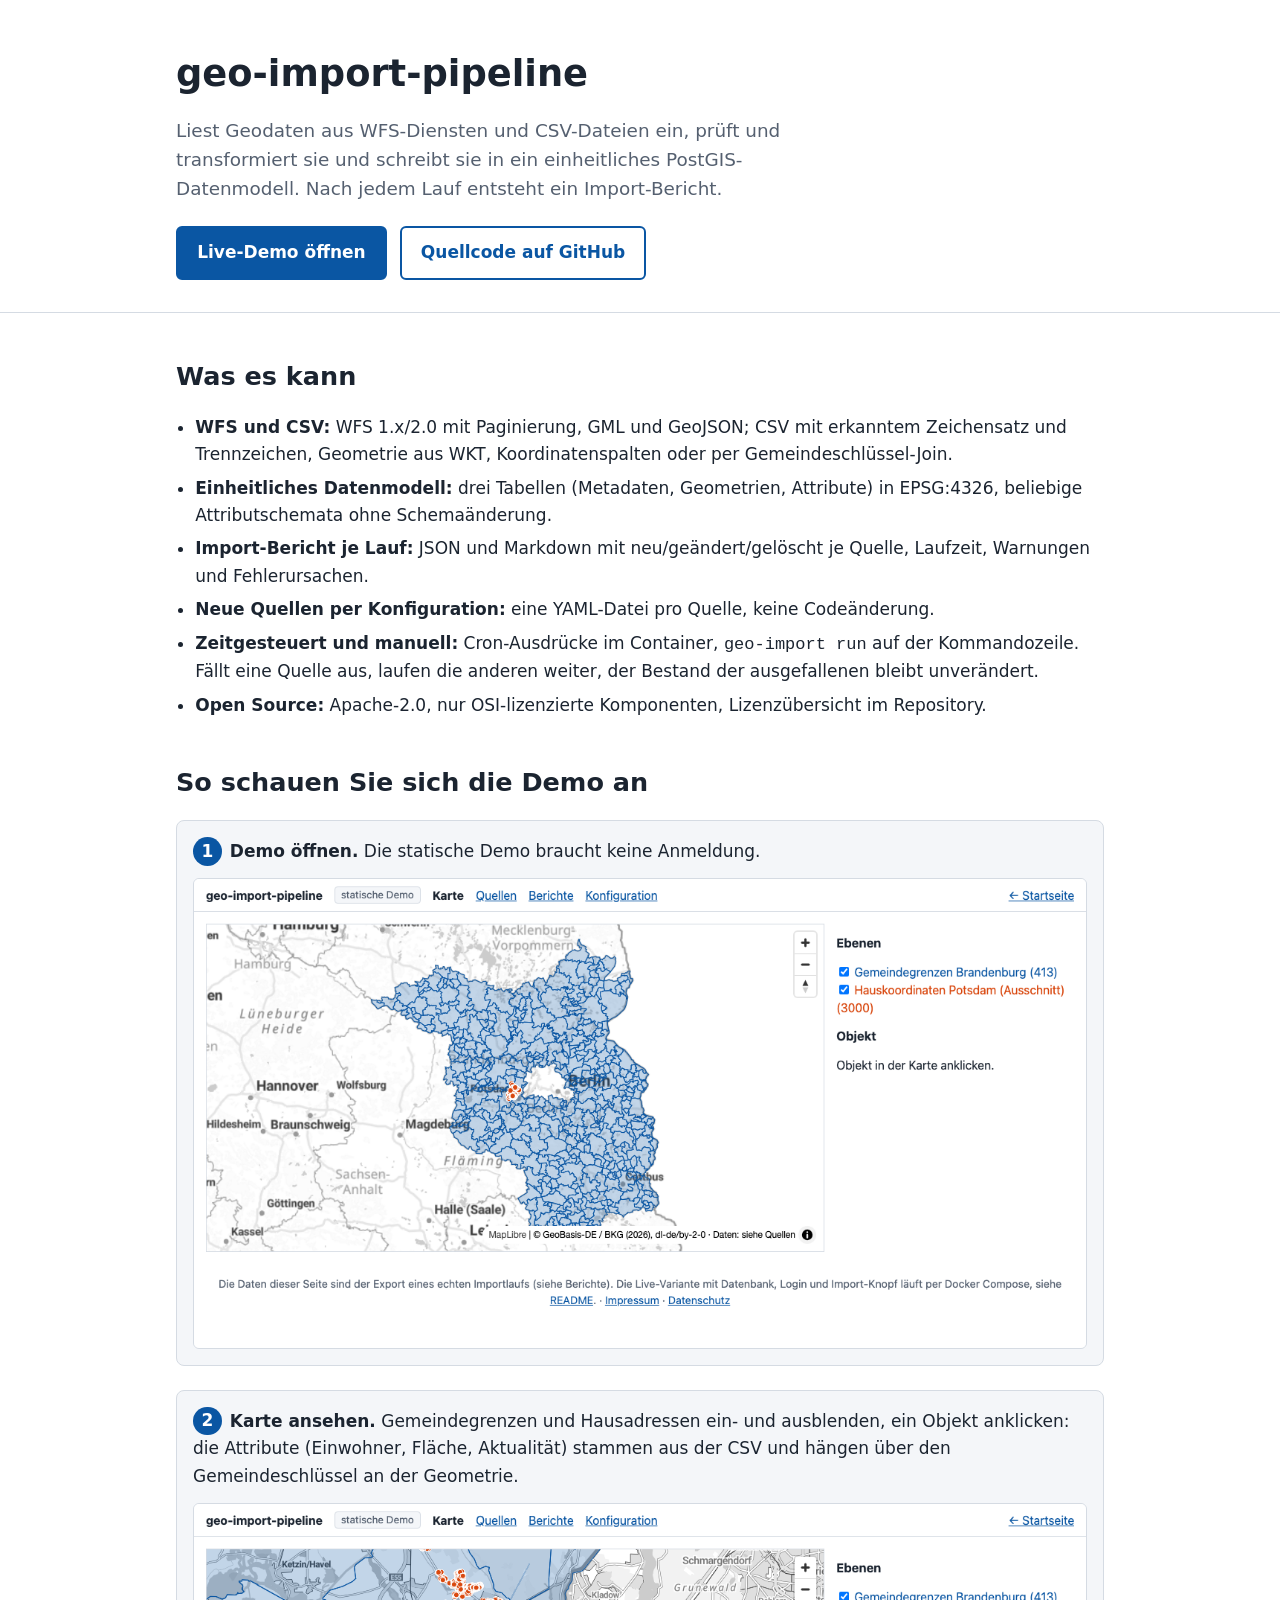
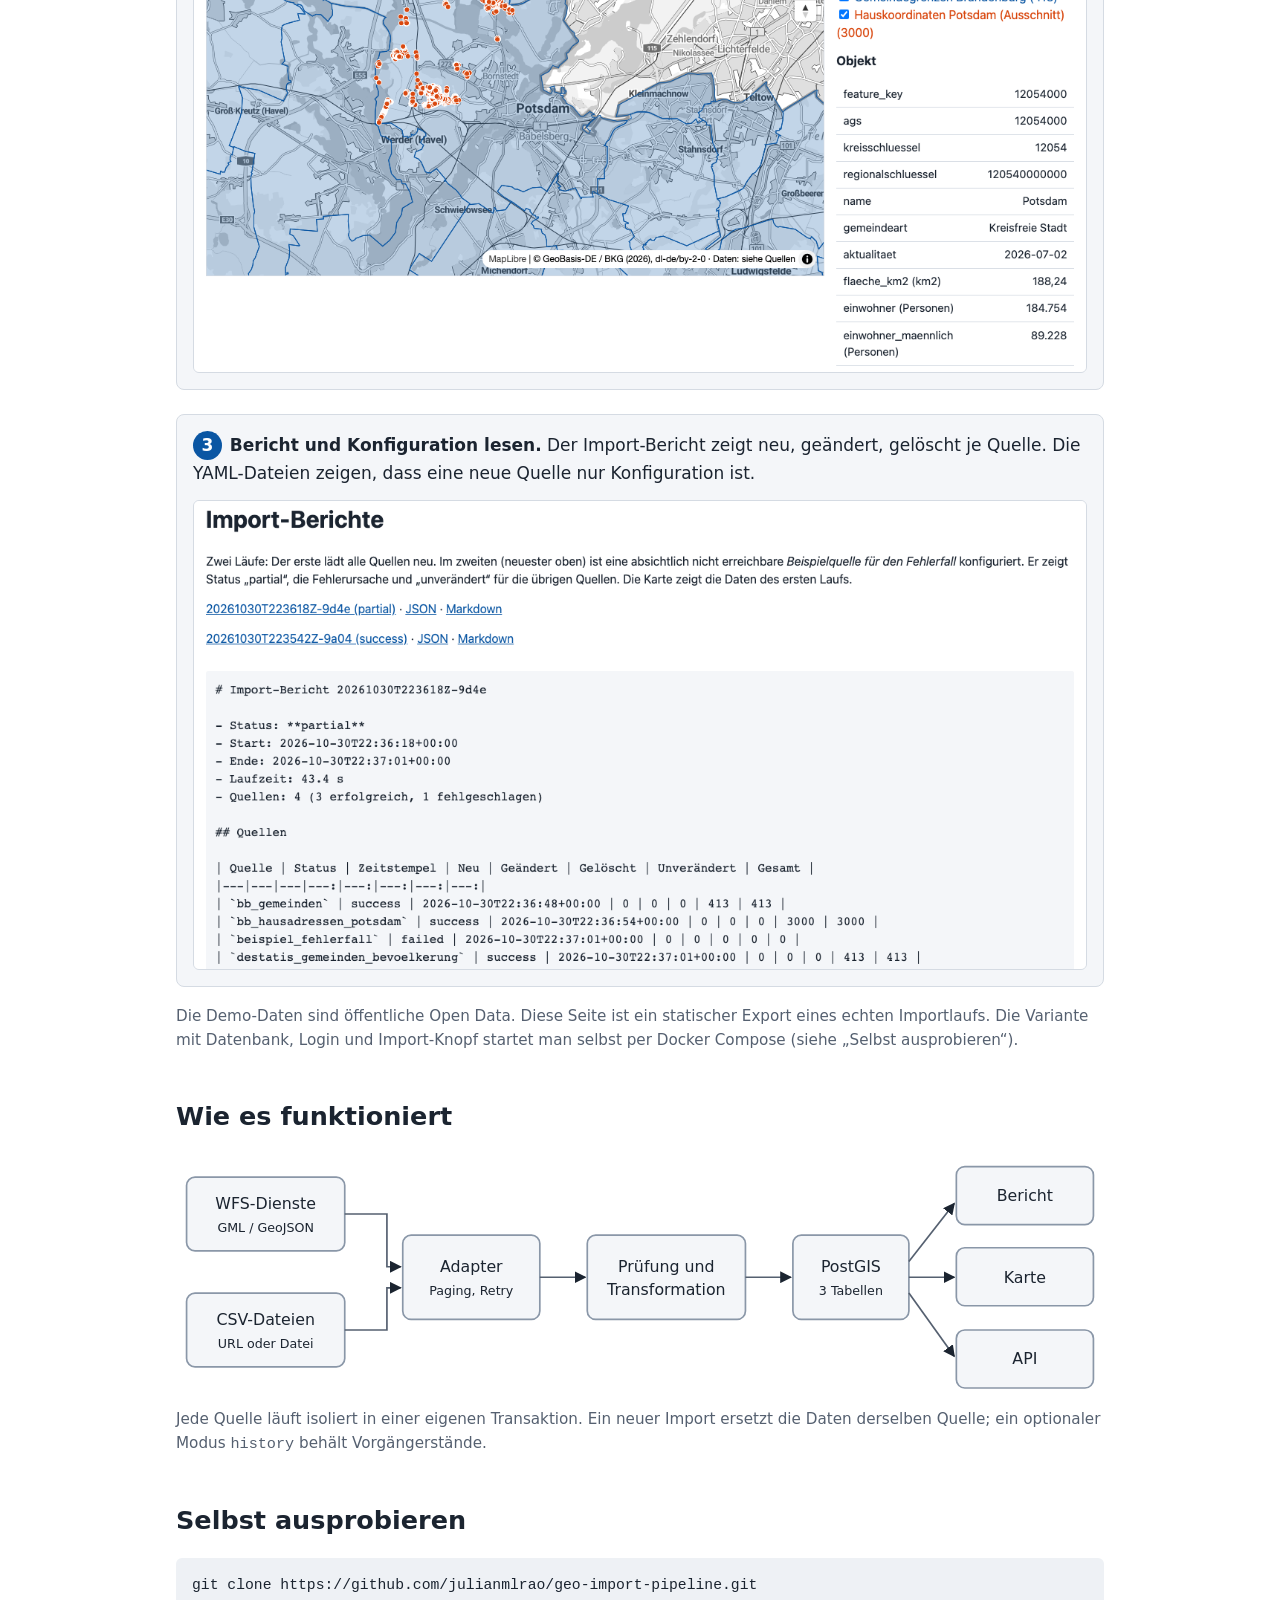
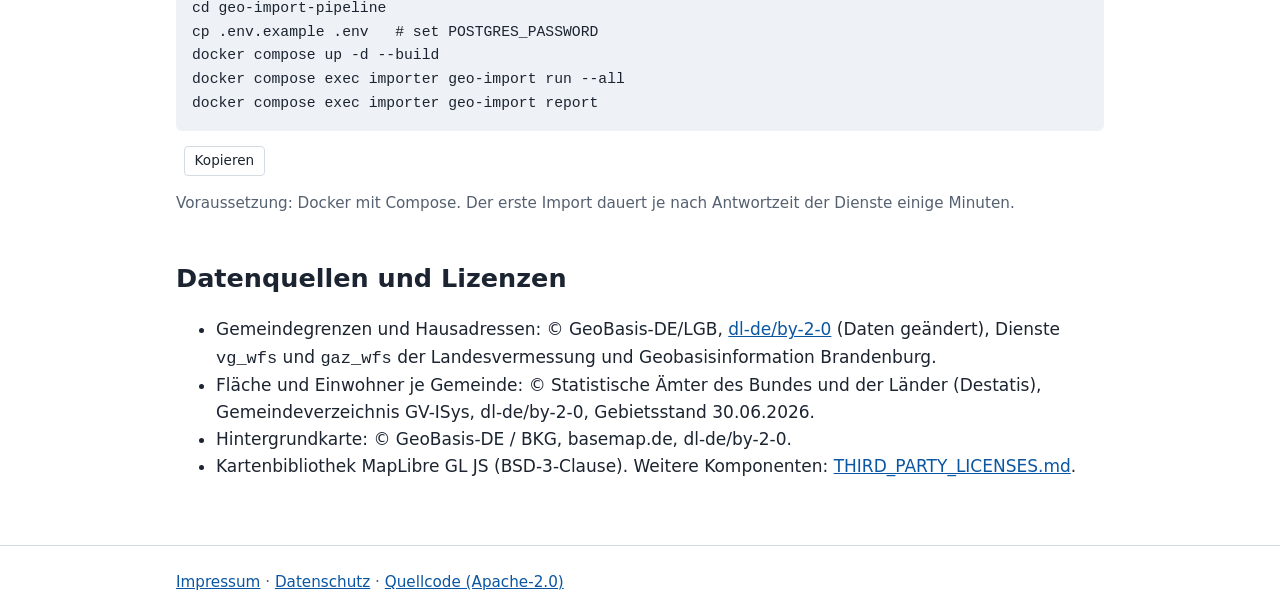
<file: site/index.html>
<!doctype html>
<html lang="de">
<head>
<meta charset="utf-8">
<meta name="viewport" content="width=device-width, initial-scale=1">
<title>geo-import-pipeline – Import von WFS- und CSV-Geodaten nach PostGIS</title>
<meta name="description" content="Konfigurierbare Open-Source-Import-Pipeline für WFS- und CSV-Geodaten nach PostgreSQL/PostGIS mit Import-Bericht, Docker und Tests.">
<meta property="og:type" content="website">
<meta property="og:title" content="geo-import-pipeline">
<meta property="og:description" content="Konfigurierbare Open-Source-Import-Pipeline für WFS- und CSV-Geodaten nach PostgreSQL/PostGIS.">
<meta property="og:image" content="https://julianmlrao.github.io/geo-import-pipeline/assets/og.png">
<meta property="og:url" content="https://julianmlrao.github.io/geo-import-pipeline/">
<meta name="twitter:card" content="summary_large_image">
<link rel="icon" href="data:image/svg+xml,%3Csvg xmlns='http://www.w3.org/2000/svg' viewBox='0 0 32 32'%3E%3Crect width='32' height='32' rx='6' fill='%230a56a3'/%3E%3Cpath d='M7 22l6-12 6 8 6-10' stroke='white' stroke-width='3' fill='none'/%3E%3C/svg%3E">
<link rel="stylesheet" href="assets/style.css">
</head>
<body>
<header class="hero"><div class="wrap">
<h1>geo-import-pipeline</h1>
<p>Liest Geodaten aus WFS-Diensten und CSV-Dateien ein, prüft und transformiert sie und schreibt sie in ein einheitliches PostGIS-Datenmodell. Nach jedem Lauf entsteht ein Import-Bericht.</p>
<div class="btns"><a class="btn primary" href="demo/">Live-Demo öffnen</a><a class="btn" href="https://github.com/julianmlrao/geo-import-pipeline">Quellcode auf GitHub</a></div>
</div></header>
<main class="wrap">
<h2>Was es kann</h2>
<ul class="feat">
<li><strong>WFS und CSV:</strong> WFS 1.x/2.0 mit Paginierung, GML und GeoJSON; CSV mit erkanntem Zeichensatz und Trennzeichen, Geometrie aus WKT, Koordinatenspalten oder per Gemeindeschlüssel-Join.</li>
<li><strong>Einheitliches Datenmodell:</strong> drei Tabellen (Metadaten, Geometrien, Attribute) in EPSG:4326, beliebige Attributschemata ohne Schemaänderung.</li>
<li><strong>Import-Bericht je Lauf:</strong> JSON und Markdown mit neu/geändert/gelöscht je Quelle, Laufzeit, Warnungen und Fehlerursachen.</li>
<li><strong>Neue Quellen per Konfiguration:</strong> eine YAML-Datei pro Quelle, keine Codeänderung.</li>
<li><strong>Zeitgesteuert und manuell:</strong> Cron-Ausdrücke im Container, <code>geo-import run</code> auf der Kommandozeile. Fällt eine Quelle aus, laufen die anderen weiter, der Bestand der ausgefallenen bleibt unverändert.</li>
<li><strong>Open Source:</strong> Apache-2.0, nur OSI-lizenzierte Komponenten, Lizenzübersicht im Repository.</li>
</ul>

<h2 id="anmelden">So schauen Sie sich die Demo an</h2>
<ol class="steps">
<li><strong>Demo öffnen.</strong> Die statische Demo braucht keine Anmeldung.<img src="assets/step1.png" alt="Startseite der Demo mit Karte" width="900" height="520" loading="lazy"></li>
<li><strong>Karte ansehen.</strong> Gemeindegrenzen und Hausadressen ein- und ausblenden, ein Objekt anklicken: die Attribute (Einwohner, Fläche, Aktualität) stammen aus der CSV und hängen über den Gemeindeschlüssel an der Geometrie.<img src="assets/step2.png" alt="Karte mit angeklickter Gemeinde und Attributen" width="900" height="520" loading="lazy"></li>
<li><strong>Bericht und Konfiguration lesen.</strong> Der Import-Bericht zeigt neu, geändert, gelöscht je Quelle. Die YAML-Dateien zeigen, dass eine neue Quelle nur Konfiguration ist.<img src="assets/step3.png" alt="Import-Bericht" width="900" height="520" loading="lazy"></li>
</ol>
<p class="note">Die Demo-Daten sind öffentliche Open Data. Diese Seite ist ein statischer Export eines echten Importlaufs. Die Variante mit Datenbank, Login und Import-Knopf startet man selbst per Docker Compose (siehe „Selbst ausprobieren“).</p>

<h2>Wie es funktioniert</h2>
<figure><svg viewBox="0 0 880 230" role="img" aria-labelledby="at ad" xmlns="http://www.w3.org/2000/svg">
<title id="at">Architektur</title><desc id="ad">Quellen (WFS, CSV) laufen über Adapter, Prüfung und Transformation in PostGIS; daraus entstehen Bericht, Karte und API.</desc>
<defs><marker id="ar" viewBox="0 0 10 10" refX="9" refY="5" markerWidth="7" markerHeight="7" orient="auto"><path d="M0 0L10 5L0 10z" fill="currentColor"/></marker></defs>
<g fill="none" stroke="currentColor" stroke-width="1.6" font-family="system-ui,sans-serif" font-size="15" color="#556070">
<g fill="#f4f6f9" stroke="#8a97a8"><rect x="10" y="20" width="150" height="70" rx="8"/><rect x="10" y="130" width="150" height="70" rx="8"/>
<rect x="215" y="75" width="130" height="80" rx="8"/><rect x="390" y="75" width="150" height="80" rx="8"/><rect x="585" y="75" width="110" height="80" rx="8"/>
<rect x="740" y="10" width="130" height="55" rx="8"/><rect x="740" y="87" width="130" height="55" rx="8"/><rect x="740" y="165" width="130" height="55" rx="8"/></g>
<g fill="#1b2430" stroke="none" text-anchor="middle"><text x="85" y="50">WFS-Dienste</text><text x="85" y="72" font-size="12">GML / GeoJSON</text>
<text x="85" y="160">CSV-Dateien</text><text x="85" y="182" font-size="12">URL oder Datei</text>
<text x="280" y="110">Adapter</text><text x="280" y="132" font-size="12">Paging, Retry</text>
<text x="465" y="110">Prüfung und</text><text x="465" y="132">Transformation</text>
<text x="640" y="110">PostGIS</text><text x="640" y="132" font-size="12">3 Tabellen</text>
<text x="805" y="43">Bericht</text><text x="805" y="120">Karte</text><text x="805" y="197">API</text></g>
<g marker-end="url(#ar)"><path d="M160 55H200V105H213"/><path d="M160 165H200V125H213"/><path d="M345 115H388"/><path d="M540 115H583"/>
<path d="M695 100L738 45"/><path d="M695 115H738"/><path d="M695 130L738 190"/></g></g></svg><figcaption class="note">Jede Quelle läuft isoliert in einer eigenen Transaktion. Ein neuer Import ersetzt die Daten derselben Quelle; ein optionaler Modus <code>history</code> behält Vorgängerstände.</figcaption></figure>

<h2>Selbst ausprobieren</h2>
<pre id="qs">git clone https://github.com/julianmlrao/geo-import-pipeline.git
cd geo-import-pipeline
cp .env.example .env   # set POSTGRES_PASSWORD
docker compose up -d --build
docker compose exec importer geo-import run --all
docker compose exec importer geo-import report</pre>
<button class="copy" data-copy="#qs" type="button">Kopieren</button>
<p class="note">Voraussetzung: Docker mit Compose. Der erste Import dauert je nach Antwortzeit der Dienste einige Minuten.</p>

<h2>Datenquellen und Lizenzen</h2>
<ul>
<li>Gemeindegrenzen und Hausadressen: © GeoBasis-DE/LGB, <a href="https://www.govdata.de/dl-de/by-2-0">dl-de/by-2-0</a> (Daten geändert), Dienste <code>vg_wfs</code> und <code>gaz_wfs</code> der Landesvermessung und Geobasisinformation Brandenburg.</li>
<li>Fläche und Einwohner je Gemeinde: © Statistische Ämter des Bundes und der Länder (Destatis), Gemeindeverzeichnis GV-ISys, dl-de/by-2-0, Gebietsstand 30.06.2026.</li>
<li>Hintergrundkarte: © GeoBasis-DE / BKG, basemap.de, dl-de/by-2-0.</li>
<li>Kartenbibliothek MapLibre GL JS (BSD-3-Clause). Weitere Komponenten: <a href="https://github.com/julianmlrao/geo-import-pipeline/blob/main/THIRD_PARTY_LICENSES.md">THIRD_PARTY_LICENSES.md</a>.</li>
</ul>
</main>
<footer><div class="wrap"><a href="impressum.html">Impressum</a> · <a href="datenschutz.html">Datenschutz</a> · <a href="https://github.com/julianmlrao/geo-import-pipeline">Quellcode (Apache-2.0)</a></div></footer>
<script src="assets/site.js"></script>
</body>
</html>
</file>
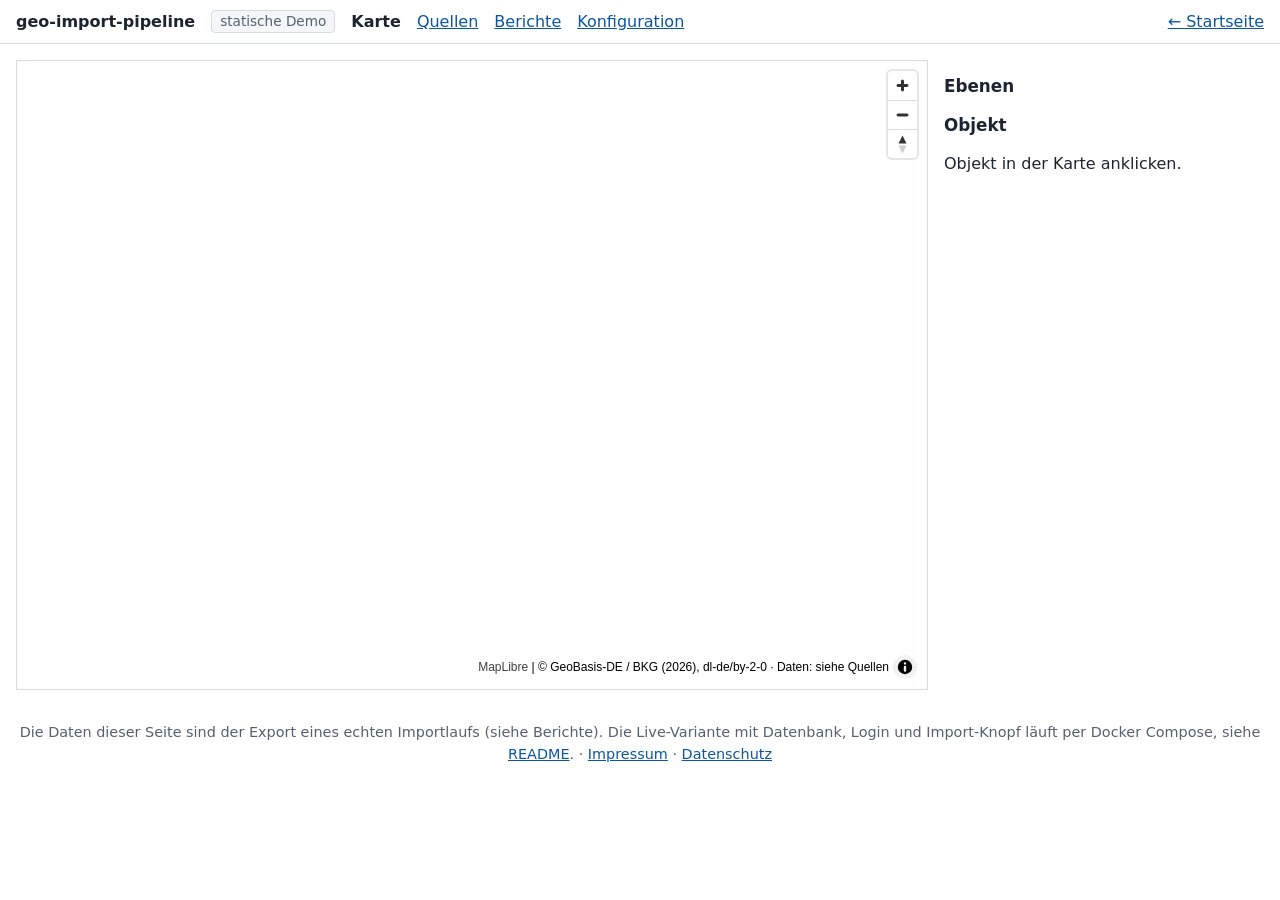
<file: site/demo/index.html>
<!doctype html>
<html lang="de">
<head>
<meta charset="utf-8">
<meta name="viewport" content="width=device-width, initial-scale=1">
<title>Statische Demo – geo-import-pipeline</title>
<link rel="stylesheet" href="../vendor/maplibre/maplibre-gl.css">
<link rel="stylesheet" href="demo.css">
</head>
<body>
<header>
  <strong>geo-import-pipeline</strong> <span class="tag">statische Demo</span>
  <nav id="tabs">
    <a href="#karte">Karte</a><a href="#quellen">Quellen</a><a href="#berichte">Berichte</a><a href="#konfiguration">Konfiguration</a>
  </nav>
  <a class="back" href="../">← Startseite</a>
</header>
<main>
  <section id="karte" hidden>
    <div class="maprow"><div id="map"></div>
    <aside><h2>Ebenen</h2><div id="layers"></div><h2>Objekt</h2><div id="info">Objekt in der Karte anklicken.</div></aside></div>
  </section>
  <section id="quellen" hidden><h1>Quellen</h1><div class="scroll"><table id="srctable"></table></div></section>
  <section id="berichte" hidden><h1>Import-Berichte</h1><p>Zwei Läufe: Der erste lädt alle Quellen neu. Im zweiten (neuester oben) ist eine absichtlich nicht erreichbare <em>Beispielquelle für den Fehlerfall</em> konfiguriert. Er zeigt Status „partial“, die Fehlerursache und „unverändert“ für die übrigen Quellen. Die Karte zeigt die Daten des ersten Laufs.</p><div id="replist"></div><article id="repview" class="scroll"></article></section>
  <section id="konfiguration" hidden><h1>Konfiguration</h1>
    <p>Jede Quelle ist eine YAML-Datei. Eine neue Quelle anbinden heißt: eine neue Datei anlegen, kein Code.</p><div id="cfg"></div></section>
</main>
<footer>Die Daten dieser Seite sind der Export eines echten Importlaufs (siehe Berichte). Die Live-Variante mit Datenbank, Login und Import-Knopf läuft per Docker Compose, siehe <a href="https://github.com/">README</a>. · <a href="../impressum.html">Impressum</a> · <a href="../datenschutz.html">Datenschutz</a></footer>
<script src="../vendor/maplibre/maplibre-gl.js"></script>
<script src="demo.js"></script>
</body>
</html>
</file>
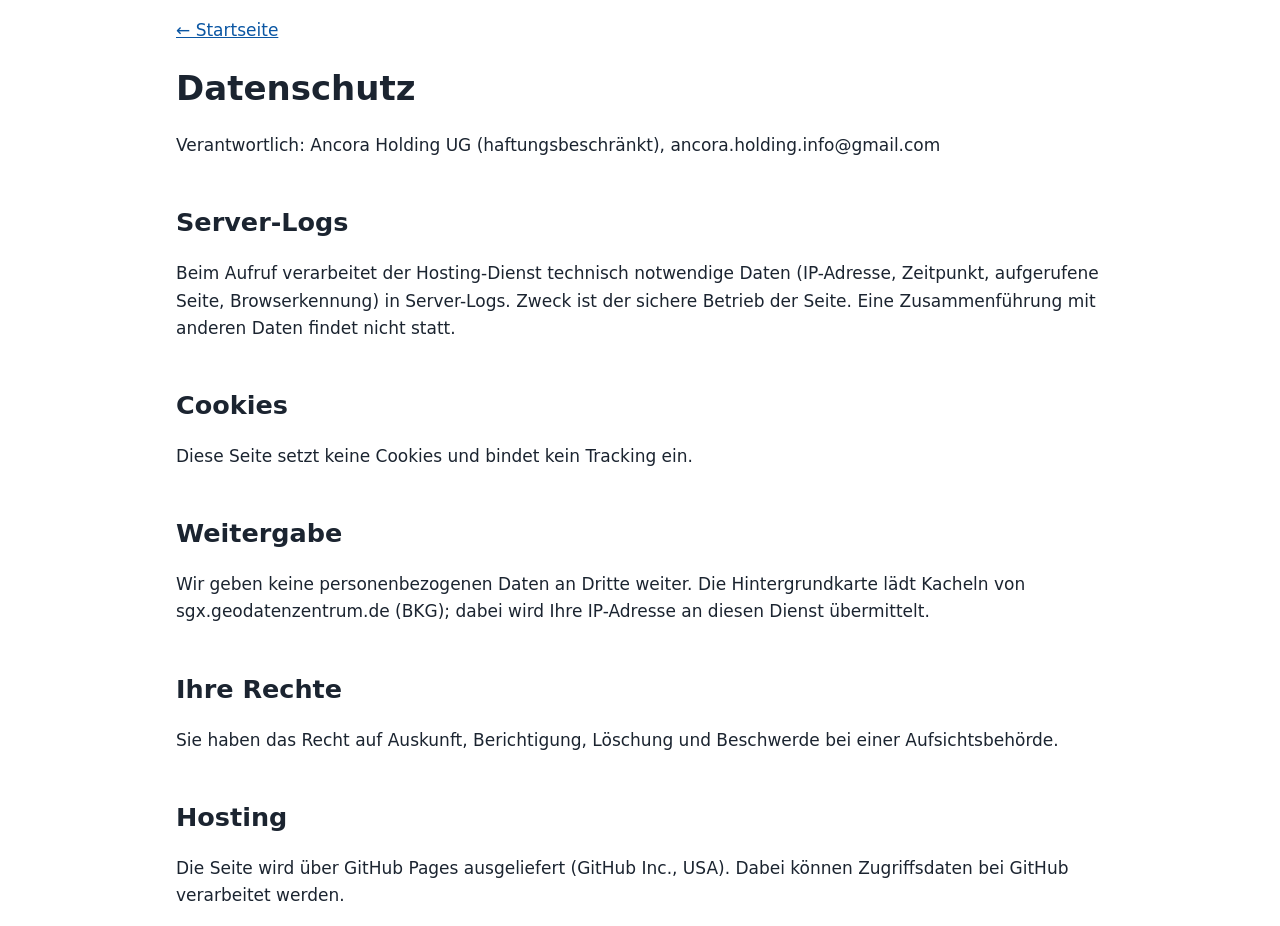
<file: site/datenschutz.html>
<!doctype html>
<html lang="de"><head><meta charset="utf-8"><meta name="viewport" content="width=device-width, initial-scale=1">
<title>Datenschutz – geo-import-pipeline</title><link rel="stylesheet" href="assets/style.css"></head>
<body><main class="wrap"><p><a href="./">← Startseite</a></p><h1>Datenschutz</h1><p>Verantwortlich: Ancora Holding UG (haftungsbeschränkt), ancora.holding.info@gmail.com</p>
<h2>Server-Logs</h2><p>Beim Aufruf verarbeitet der Hosting-Dienst technisch notwendige Daten
(IP-Adresse, Zeitpunkt, aufgerufene Seite, Browserkennung) in Server-Logs. Zweck ist der sichere
Betrieb der Seite. Eine Zusammenführung mit anderen Daten findet nicht statt.</p>
<h2>Cookies</h2><p>Diese Seite setzt keine Cookies und bindet kein Tracking ein.</p>
<h2>Weitergabe</h2><p>Wir geben keine personenbezogenen Daten an Dritte weiter. Die Hintergrundkarte
lädt Kacheln von sgx.geodatenzentrum.de (BKG); dabei wird Ihre IP-Adresse an diesen Dienst
übermittelt.</p>
<h2>Ihre Rechte</h2><p>Sie haben das Recht auf Auskunft, Berichtigung, Löschung und Beschwerde bei
einer Aufsichtsbehörde.</p><h2>Hosting</h2><p>Die Seite wird über GitHub Pages ausgeliefert
(GitHub Inc., USA). Dabei können Zugriffsdaten bei GitHub verarbeitet werden.</p></main></body></html>
</file>
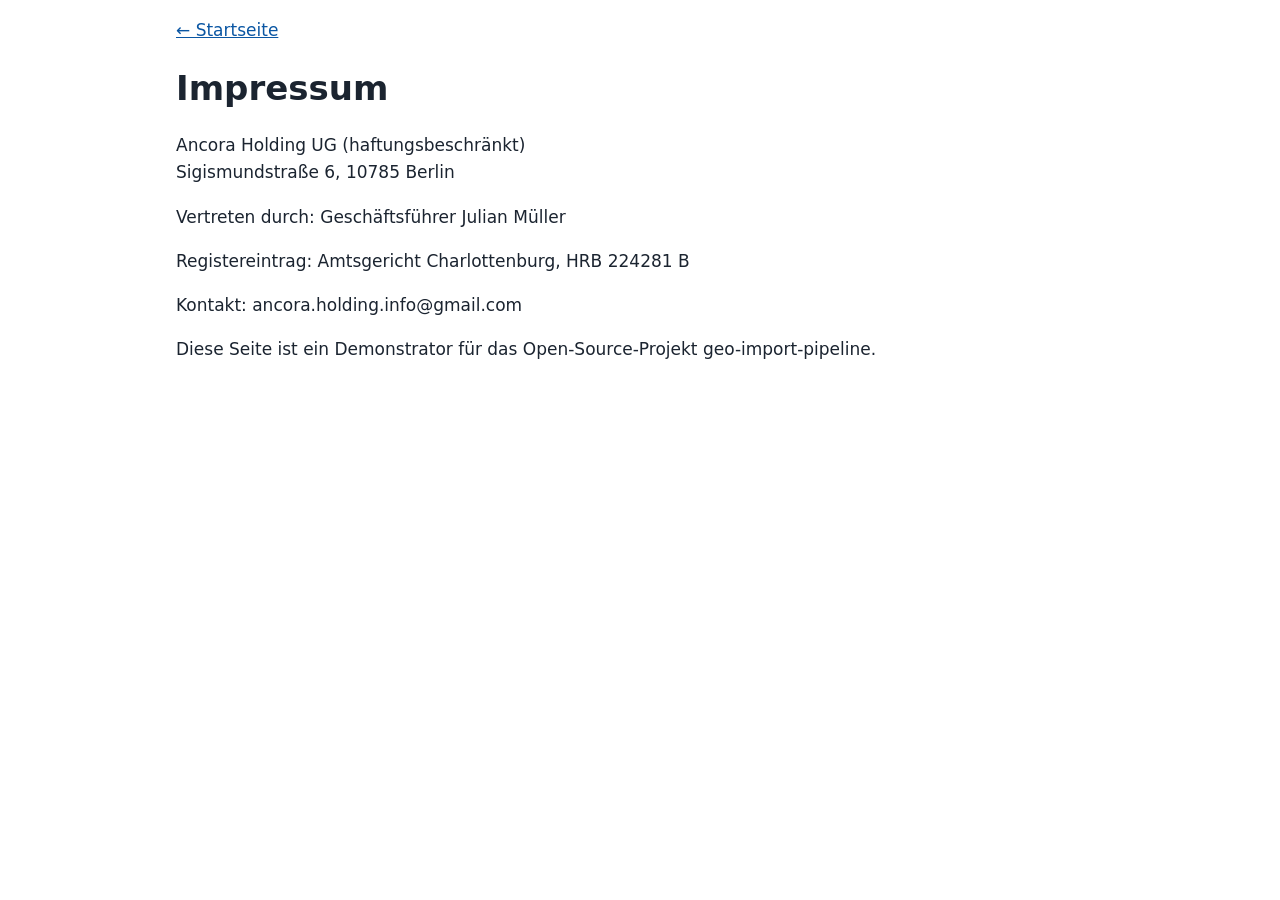
<file: site/impressum.html>
<!doctype html>
<html lang="de"><head><meta charset="utf-8"><meta name="viewport" content="width=device-width, initial-scale=1">
<title>Impressum – geo-import-pipeline</title><link rel="stylesheet" href="assets/style.css"></head>
<body><main class="wrap"><p><a href="./">← Startseite</a></p><h1>Impressum</h1><p>Ancora Holding UG (haftungsbeschränkt)<br>Sigismundstraße 6, 10785 Berlin</p>
<p>Vertreten durch: Geschäftsführer Julian Müller</p>
<p>Registereintrag: Amtsgericht Charlottenburg, HRB 224281 B</p>
<p>Kontakt: ancora.holding.info@gmail.com</p>
<p>Diese Seite ist ein Demonstrator für das Open-Source-Projekt geo-import-pipeline.</p></main></body></html>
</file>
<file: site/assets/style.css>
:root{--bg:#fff;--fg:#1b2430;--muted:#556070;--line:#d5dbe3;--accent:#0a56a3;--accent-fg:#fff;--card:#f4f6f9;--code:#eef1f5}
@media (prefers-color-scheme:dark){:root{--bg:#12161c;--fg:#e6eaf0;--muted:#a3afbf;--line:#2c3541;--accent:#6cb2ff;--accent-fg:#0b1118;--card:#1a2029;--code:#1f2630}}
*{box-sizing:border-box}html{scroll-behavior:smooth}
body{margin:0;font:17px/1.6 system-ui,-apple-system,"Segoe UI",sans-serif;background:var(--bg);color:var(--fg)}
.wrap{max-width:60rem;margin:0 auto;padding:0 1rem}
a{color:var(--accent)}h1,h2,h3{line-height:1.25}h2{margin-top:3rem}
.hero{padding:3rem 0 2rem;border-bottom:1px solid var(--line)}
.hero h1{font-size:2.3rem;margin:.2rem 0 .6rem}.hero p{font-size:1.15rem;max-width:42rem;color:var(--muted)}
.btns{display:flex;gap:.8rem;flex-wrap:wrap;margin-top:1.4rem}
.btn{display:inline-block;padding:.7rem 1.2rem;border-radius:6px;border:2px solid var(--accent);text-decoration:none;font-weight:600}
.btn.primary{background:var(--accent);color:var(--accent-fg)}
ul.feat{padding-left:1.2rem}ul.feat li{margin:.4rem 0}
.steps{counter-reset:s;list-style:none;padding:0;display:grid;gap:1.5rem}
.steps li{counter-increment:s;background:var(--card);border:1px solid var(--line);border-radius:8px;padding:1rem}
.steps li::before{content:counter(s);display:inline-grid;place-items:center;width:1.8rem;height:1.8rem;border-radius:50%;background:var(--accent);color:var(--accent-fg);font-weight:700;margin-right:.5rem}
.steps img{display:block;max-width:100%;height:auto;margin-top:.8rem;border:1px solid var(--line);border-radius:6px}
.cred{display:inline-grid;grid-template-columns:auto auto;gap:.2rem 1rem;background:var(--code);padding:.7rem 1rem;border-radius:6px;margin:.5rem 0}
.cred code{font-size:1.05rem}
pre{background:var(--code);padding:1rem;border-radius:6px;overflow-x:auto;position:relative;font-size:.92rem}
button.copy{font:inherit;font-size:.85rem;padding:.2rem .6rem;margin-left:.5rem;border:1px solid var(--line);border-radius:4px;background:var(--bg);color:var(--fg);cursor:pointer}
figure{margin:1.5rem 0}figure svg{width:100%;height:auto}
footer{margin-top:4rem;padding:1.5rem 0;border-top:1px solid var(--line);color:var(--muted);font-size:.95rem}
.note{color:var(--muted);font-size:.95rem}.placeholder{background:#fff3b0;color:#222;padding:0 .25rem}
@media (max-width:600px){.hero h1{font-size:1.8rem}}
</file>
<file: site/vendor/maplibre/maplibre-gl.css>
.maplibregl-map{font:12px/20px Helvetica Neue,Arial,Helvetica,sans-serif;overflow:hidden;position:relative;-webkit-tap-highlight-color:rgb(0 0 0/0)}.maplibregl-canvas{left:0;position:absolute;top:0}.maplibregl-map:fullscreen{height:100%;width:100%}.maplibregl-ctrl-group button.maplibregl-ctrl-compass{touch-action:none}.maplibregl-canvas-container.maplibregl-interactive,.maplibregl-ctrl-group button.maplibregl-ctrl-compass{cursor:grab;-webkit-user-select:none;-moz-user-select:none;user-select:none}.maplibregl-canvas-container.maplibregl-interactive.maplibregl-track-pointer{cursor:pointer}.maplibregl-canvas-container.maplibregl-interactive:active,.maplibregl-ctrl-group button.maplibregl-ctrl-compass:active{cursor:grabbing}.maplibregl-canvas-container.maplibregl-touch-zoom-rotate,.maplibregl-canvas-container.maplibregl-touch-zoom-rotate .maplibregl-canvas{touch-action:pan-x pan-y}.maplibregl-canvas-container.maplibregl-touch-drag-pan,.maplibregl-canvas-container.maplibregl-touch-drag-pan .maplibregl-canvas{touch-action:pinch-zoom}.maplibregl-canvas-container.maplibregl-touch-zoom-rotate.maplibregl-touch-drag-pan,.maplibregl-canvas-container.maplibregl-touch-zoom-rotate.maplibregl-touch-drag-pan .maplibregl-canvas{touch-action:none}.maplibregl-canvas-container.maplibregl-touch-drag-pan.maplibregl-cooperative-gestures,.maplibregl-canvas-container.maplibregl-touch-drag-pan.maplibregl-cooperative-gestures .maplibregl-canvas{touch-action:pan-x pan-y}.maplibregl-ctrl-bottom-left,.maplibregl-ctrl-bottom-right,.maplibregl-ctrl-top-left,.maplibregl-ctrl-top-right{pointer-events:none;position:absolute;z-index:2}.maplibregl-ctrl-top-left{left:0;top:0}.maplibregl-ctrl-top-right{right:0;top:0}.maplibregl-ctrl-bottom-left{bottom:0;left:0}.maplibregl-ctrl-bottom-right{bottom:0;right:0}.maplibregl-ctrl{clear:both;pointer-events:auto;transform:translate(0)}.maplibregl-ctrl-top-left .maplibregl-ctrl{float:left;margin:10px 0 0 10px}.maplibregl-ctrl-top-right .maplibregl-ctrl{float:right;margin:10px 10px 0 0}.maplibregl-ctrl-bottom-left .maplibregl-ctrl{float:left;margin:0 0 10px 10px}.maplibregl-ctrl-bottom-right .maplibregl-ctrl{float:right;margin:0 10px 10px 0}.maplibregl-ctrl-group{background:#fff;border-radius:4px}.maplibregl-ctrl-group:not(:empty){box-shadow:0 0 0 2px rgba(0,0,0,.1)}@media (forced-colors:active){.maplibregl-ctrl-group:not(:empty){box-shadow:0 0 0 2px ButtonText}}.maplibregl-ctrl-group button{background-color:transparent;border:0;box-sizing:border-box;cursor:pointer;display:block;height:29px;outline:none;padding:0;width:29px}.maplibregl-ctrl-group button+button{border-top:1px solid #ddd}.maplibregl-ctrl button .maplibregl-ctrl-icon{background-position:50%;background-repeat:no-repeat;display:block;height:100%;width:100%}@media (forced-colors:active){.maplibregl-ctrl-icon{background-color:transparent}.maplibregl-ctrl-group button+button{border-top:1px solid ButtonText}}.maplibregl-ctrl button::-moz-focus-inner{border:0;padding:0}.maplibregl-ctrl-attrib-button:focus,.maplibregl-ctrl-group button:focus{box-shadow:0 0 2px 2px #0096ff}.maplibregl-ctrl button:disabled{cursor:not-allowed}.maplibregl-ctrl button:disabled .maplibregl-ctrl-icon{opacity:.25}.maplibregl-ctrl button:not(:disabled):hover{background-color:rgb(0 0 0/5%)}.maplibregl-ctrl-group button:focus:focus-visible{box-shadow:0 0 2px 2px #0096ff}.maplibregl-ctrl-group button:focus:not(:focus-visible){box-shadow:none}.maplibregl-ctrl-group button:focus:first-child{border-radius:4px 4px 0 0}.maplibregl-ctrl-group button:focus:last-child{border-radius:0 0 4px 4px}.maplibregl-ctrl-group button:focus:only-child{border-radius:inherit}.maplibregl-ctrl button.maplibregl-ctrl-zoom-out .maplibregl-ctrl-icon{background-image:url("data:image/svg+xml;charset=utf-8,%3Csvg xmlns='http://www.w3.org/2000/svg' width='29' height='29' fill='%23333' viewBox='0 0 29 29'%3E%3Cpath d='M10 13c-.75 0-1.5.75-1.5 1.5S9.25 16 10 16h9c.75 0 1.5-.75 1.5-1.5S19.75 13 19 13z'/%3E%3C/svg%3E")}.maplibregl-ctrl button.maplibregl-ctrl-zoom-in .maplibregl-ctrl-icon{background-image:url("data:image/svg+xml;charset=utf-8,%3Csvg xmlns='http://www.w3.org/2000/svg' width='29' height='29' fill='%23333' viewBox='0 0 29 29'%3E%3Cpath d='M14.5 8.5c-.75 0-1.5.75-1.5 1.5v3h-3c-.75 0-1.5.75-1.5 1.5S9.25 16 10 16h3v3c0 .75.75 1.5 1.5 1.5S16 19.75 16 19v-3h3c.75 0 1.5-.75 1.5-1.5S19.75 13 19 13h-3v-3c0-.75-.75-1.5-1.5-1.5'/%3E%3C/svg%3E")}@media (forced-colors:active){.maplibregl-ctrl button.maplibregl-ctrl-zoom-out .maplibregl-ctrl-icon{background-image:url("data:image/svg+xml;charset=utf-8,%3Csvg xmlns='http://www.w3.org/2000/svg' width='29' height='29' fill='%23fff' viewBox='0 0 29 29'%3E%3Cpath d='M10 13c-.75 0-1.5.75-1.5 1.5S9.25 16 10 16h9c.75 0 1.5-.75 1.5-1.5S19.75 13 19 13z'/%3E%3C/svg%3E")}.maplibregl-ctrl button.maplibregl-ctrl-zoom-in .maplibregl-ctrl-icon{background-image:url("data:image/svg+xml;charset=utf-8,%3Csvg xmlns='http://www.w3.org/2000/svg' width='29' height='29' fill='%23fff' viewBox='0 0 29 29'%3E%3Cpath d='M14.5 8.5c-.75 0-1.5.75-1.5 1.5v3h-3c-.75 0-1.5.75-1.5 1.5S9.25 16 10 16h3v3c0 .75.75 1.5 1.5 1.5S16 19.75 16 19v-3h3c.75 0 1.5-.75 1.5-1.5S19.75 13 19 13h-3v-3c0-.75-.75-1.5-1.5-1.5'/%3E%3C/svg%3E")}}@media (forced-colors:active) and (prefers-color-scheme:light){.maplibregl-ctrl button.maplibregl-ctrl-zoom-out .maplibregl-ctrl-icon{background-image:url("data:image/svg+xml;charset=utf-8,%3Csvg xmlns='http://www.w3.org/2000/svg' width='29' height='29' viewBox='0 0 29 29'%3E%3Cpath d='M10 13c-.75 0-1.5.75-1.5 1.5S9.25 16 10 16h9c.75 0 1.5-.75 1.5-1.5S19.75 13 19 13z'/%3E%3C/svg%3E")}.maplibregl-ctrl button.maplibregl-ctrl-zoom-in .maplibregl-ctrl-icon{background-image:url("data:image/svg+xml;charset=utf-8,%3Csvg xmlns='http://www.w3.org/2000/svg' width='29' height='29' viewBox='0 0 29 29'%3E%3Cpath d='M14.5 8.5c-.75 0-1.5.75-1.5 1.5v3h-3c-.75 0-1.5.75-1.5 1.5S9.25 16 10 16h3v3c0 .75.75 1.5 1.5 1.5S16 19.75 16 19v-3h3c.75 0 1.5-.75 1.5-1.5S19.75 13 19 13h-3v-3c0-.75-.75-1.5-1.5-1.5'/%3E%3C/svg%3E")}}.maplibregl-ctrl button.maplibregl-ctrl-fullscreen .maplibregl-ctrl-icon{background-image:url("data:image/svg+xml;charset=utf-8,%3Csvg xmlns='http://www.w3.org/2000/svg' width='29' height='29' fill='%23333' viewBox='0 0 29 29'%3E%3Cpath d='M24 16v5.5c0 1.75-.75 2.5-2.5 2.5H16v-1l3-1.5-4-5.5 1-1 5.5 4 1.5-3zM6 16l1.5 3 5.5-4 1 1-4 5.5 3 1.5v1H7.5C5.75 24 5 23.25 5 21.5V16zm7-11v1l-3 1.5 4 5.5-1 1-5.5-4L6 13H5V7.5C5 5.75 5.75 5 7.5 5zm11 2.5c0-1.75-.75-2.5-2.5-2.5H16v1l3 1.5-4 5.5 1 1 5.5-4 1.5 3h1z'/%3E%3C/svg%3E")}.maplibregl-ctrl button.maplibregl-ctrl-shrink .maplibregl-ctrl-icon{background-image:url("data:image/svg+xml;charset=utf-8,%3Csvg xmlns='http://www.w3.org/2000/svg' width='29' height='29' viewBox='0 0 29 29'%3E%3Cpath d='M18.5 16c-1.75 0-2.5.75-2.5 2.5V24h1l1.5-3 5.5 4 1-1-4-5.5 3-1.5v-1zM13 18.5c0-1.75-.75-2.5-2.5-2.5H5v1l3 1.5L4 24l1 1 5.5-4 1.5 3h1zm3-8c0 1.75.75 2.5 2.5 2.5H24v-1l-3-1.5L25 5l-1-1-5.5 4L17 5h-1zM10.5 13c1.75 0 2.5-.75 2.5-2.5V5h-1l-1.5 3L5 4 4 5l4 5.5L5 12v1z'/%3E%3C/svg%3E")}@media (forced-colors:active){.maplibregl-ctrl button.maplibregl-ctrl-fullscreen .maplibregl-ctrl-icon{background-image:url("data:image/svg+xml;charset=utf-8,%3Csvg xmlns='http://www.w3.org/2000/svg' width='29' height='29' fill='%23fff' viewBox='0 0 29 29'%3E%3Cpath d='M24 16v5.5c0 1.75-.75 2.5-2.5 2.5H16v-1l3-1.5-4-5.5 1-1 5.5 4 1.5-3zM6 16l1.5 3 5.5-4 1 1-4 5.5 3 1.5v1H7.5C5.75 24 5 23.25 5 21.5V16zm7-11v1l-3 1.5 4 5.5-1 1-5.5-4L6 13H5V7.5C5 5.75 5.75 5 7.5 5zm11 2.5c0-1.75-.75-2.5-2.5-2.5H16v1l3 1.5-4 5.5 1 1 5.5-4 1.5 3h1z'/%3E%3C/svg%3E")}.maplibregl-ctrl button.maplibregl-ctrl-shrink .maplibregl-ctrl-icon{background-image:url("data:image/svg+xml;charset=utf-8,%3Csvg xmlns='http://www.w3.org/2000/svg' width='29' height='29' fill='%23fff' viewBox='0 0 29 29'%3E%3Cpath d='M18.5 16c-1.75 0-2.5.75-2.5 2.5V24h1l1.5-3 5.5 4 1-1-4-5.5 3-1.5v-1zM13 18.5c0-1.75-.75-2.5-2.5-2.5H5v1l3 1.5L4 24l1 1 5.5-4 1.5 3h1zm3-8c0 1.75.75 2.5 2.5 2.5H24v-1l-3-1.5L25 5l-1-1-5.5 4L17 5h-1zM10.5 13c1.75 0 2.5-.75 2.5-2.5V5h-1l-1.5 3L5 4 4 5l4 5.5L5 12v1z'/%3E%3C/svg%3E")}}@media (forced-colors:active) and (prefers-color-scheme:light){.maplibregl-ctrl button.maplibregl-ctrl-fullscreen .maplibregl-ctrl-icon{background-image:url("data:image/svg+xml;charset=utf-8,%3Csvg xmlns='http://www.w3.org/2000/svg' width='29' height='29' viewBox='0 0 29 29'%3E%3Cpath d='M24 16v5.5c0 1.75-.75 2.5-2.5 2.5H16v-1l3-1.5-4-5.5 1-1 5.5 4 1.5-3zM6 16l1.5 3 5.5-4 1 1-4 5.5 3 1.5v1H7.5C5.75 24 5 23.25 5 21.5V16zm7-11v1l-3 1.5 4 5.5-1 1-5.5-4L6 13H5V7.5C5 5.75 5.75 5 7.5 5zm11 2.5c0-1.75-.75-2.5-2.5-2.5H16v1l3 1.5-4 5.5 1 1 5.5-4 1.5 3h1z'/%3E%3C/svg%3E")}.maplibregl-ctrl button.maplibregl-ctrl-shrink .maplibregl-ctrl-icon{background-image:url("data:image/svg+xml;charset=utf-8,%3Csvg xmlns='http://www.w3.org/2000/svg' width='29' height='29' viewBox='0 0 29 29'%3E%3Cpath d='M18.5 16c-1.75 0-2.5.75-2.5 2.5V24h1l1.5-3 5.5 4 1-1-4-5.5 3-1.5v-1zM13 18.5c0-1.75-.75-2.5-2.5-2.5H5v1l3 1.5L4 24l1 1 5.5-4 1.5 3h1zm3-8c0 1.75.75 2.5 2.5 2.5H24v-1l-3-1.5L25 5l-1-1-5.5 4L17 5h-1zM10.5 13c1.75 0 2.5-.75 2.5-2.5V5h-1l-1.5 3L5 4 4 5l4 5.5L5 12v1z'/%3E%3C/svg%3E")}}.maplibregl-ctrl button.maplibregl-ctrl-compass .maplibregl-ctrl-icon{background-image:url("data:image/svg+xml;charset=utf-8,%3Csvg xmlns='http://www.w3.org/2000/svg' width='29' height='29' fill='%23333' viewBox='0 0 29 29'%3E%3Cpath d='m10.5 14 4-8 4 8z'/%3E%3Cpath fill='%23ccc' d='m10.5 16 4 8 4-8z'/%3E%3C/svg%3E")}@media (forced-colors:active){.maplibregl-ctrl button.maplibregl-ctrl-compass .maplibregl-ctrl-icon{background-image:url("data:image/svg+xml;charset=utf-8,%3Csvg xmlns='http://www.w3.org/2000/svg' width='29' height='29' fill='%23fff' viewBox='0 0 29 29'%3E%3Cpath d='m10.5 14 4-8 4 8z'/%3E%3Cpath fill='%23ccc' d='m10.5 16 4 8 4-8z'/%3E%3C/svg%3E")}}@media (forced-colors:active) and (prefers-color-scheme:light){.maplibregl-ctrl button.maplibregl-ctrl-compass .maplibregl-ctrl-icon{background-image:url("data:image/svg+xml;charset=utf-8,%3Csvg xmlns='http://www.w3.org/2000/svg' width='29' height='29' viewBox='0 0 29 29'%3E%3Cpath d='m10.5 14 4-8 4 8z'/%3E%3Cpath fill='%23ccc' d='m10.5 16 4 8 4-8z'/%3E%3C/svg%3E")}}.maplibregl-ctrl button.maplibregl-ctrl-terrain .maplibregl-ctrl-icon{background-image:url("data:image/svg+xml;charset=utf-8,%3Csvg xmlns='http://www.w3.org/2000/svg' width='22' height='22' fill='%23333' viewBox='0 0 22 22'%3E%3Cpath d='m1.754 13.406 4.453-4.851 3.09 3.09 3.281 3.277.969-.969-3.309-3.312 3.844-4.121 6.148 6.886h1.082v-.855l-7.207-8.07-4.84 5.187L6.169 6.57l-5.48 5.965v.871ZM.688 16.844h20.625v1.375H.688Zm0 0'/%3E%3C/svg%3E")}.maplibregl-ctrl button.maplibregl-ctrl-terrain-enabled .maplibregl-ctrl-icon{background-image:url("data:image/svg+xml;charset=utf-8,%3Csvg xmlns='http://www.w3.org/2000/svg' width='22' height='22' fill='%2333b5e5' viewBox='0 0 22 22'%3E%3Cpath d='m1.754 13.406 4.453-4.851 3.09 3.09 3.281 3.277.969-.969-3.309-3.312 3.844-4.121 6.148 6.886h1.082v-.855l-7.207-8.07-4.84 5.187L6.169 6.57l-5.48 5.965v.871ZM.688 16.844h20.625v1.375H.688Zm0 0'/%3E%3C/svg%3E")}.maplibregl-ctrl button.maplibregl-ctrl-geolocate .maplibregl-ctrl-icon{background-image:url("data:image/svg+xml;charset=utf-8,%3Csvg xmlns='http://www.w3.org/2000/svg' width='29' height='29' fill='%23333' viewBox='0 0 20 20'%3E%3Cpath d='M10 4C9 4 9 5 9 5v.1A5 5 0 0 0 5.1 9H5s-1 0-1 1 1 1 1 1h.1A5 5 0 0 0 9 14.9v.1s0 1 1 1 1-1 1-1v-.1a5 5 0 0 0 3.9-3.9h.1s1 0 1-1-1-1-1-1h-.1A5 5 0 0 0 11 5.1V5s0-1-1-1m0 2.5a3.5 3.5 0 1 1 0 7 3.5 3.5 0 1 1 0-7'/%3E%3Ccircle cx='10' cy='10' r='2'/%3E%3C/svg%3E")}.maplibregl-ctrl button.maplibregl-ctrl-geolocate:disabled .maplibregl-ctrl-icon{background-image:url("data:image/svg+xml;charset=utf-8,%3Csvg xmlns='http://www.w3.org/2000/svg' width='29' height='29' fill='%23aaa' viewBox='0 0 20 20'%3E%3Cpath d='M10 4C9 4 9 5 9 5v.1A5 5 0 0 0 5.1 9H5s-1 0-1 1 1 1 1 1h.1A5 5 0 0 0 9 14.9v.1s0 1 1 1 1-1 1-1v-.1a5 5 0 0 0 3.9-3.9h.1s1 0 1-1-1-1-1-1h-.1A5 5 0 0 0 11 5.1V5s0-1-1-1m0 2.5a3.5 3.5 0 1 1 0 7 3.5 3.5 0 1 1 0-7'/%3E%3Ccircle cx='10' cy='10' r='2'/%3E%3Cpath fill='red' d='m14 5 1 1-9 9-1-1z'/%3E%3C/svg%3E")}.maplibregl-ctrl button.maplibregl-ctrl-geolocate.maplibregl-ctrl-geolocate-active .maplibregl-ctrl-icon{background-image:url("data:image/svg+xml;charset=utf-8,%3Csvg xmlns='http://www.w3.org/2000/svg' width='29' height='29' fill='%2333b5e5' viewBox='0 0 20 20'%3E%3Cpath d='M10 4C9 4 9 5 9 5v.1A5 5 0 0 0 5.1 9H5s-1 0-1 1 1 1 1 1h.1A5 5 0 0 0 9 14.9v.1s0 1 1 1 1-1 1-1v-.1a5 5 0 0 0 3.9-3.9h.1s1 0 1-1-1-1-1-1h-.1A5 5 0 0 0 11 5.1V5s0-1-1-1m0 2.5a3.5 3.5 0 1 1 0 7 3.5 3.5 0 1 1 0-7'/%3E%3Ccircle cx='10' cy='10' r='2'/%3E%3C/svg%3E")}.maplibregl-ctrl button.maplibregl-ctrl-geolocate.maplibregl-ctrl-geolocate-active-error .maplibregl-ctrl-icon{background-image:url("data:image/svg+xml;charset=utf-8,%3Csvg xmlns='http://www.w3.org/2000/svg' width='29' height='29' fill='%23e58978' viewBox='0 0 20 20'%3E%3Cpath d='M10 4C9 4 9 5 9 5v.1A5 5 0 0 0 5.1 9H5s-1 0-1 1 1 1 1 1h.1A5 5 0 0 0 9 14.9v.1s0 1 1 1 1-1 1-1v-.1a5 5 0 0 0 3.9-3.9h.1s1 0 1-1-1-1-1-1h-.1A5 5 0 0 0 11 5.1V5s0-1-1-1m0 2.5a3.5 3.5 0 1 1 0 7 3.5 3.5 0 1 1 0-7'/%3E%3Ccircle cx='10' cy='10' r='2'/%3E%3C/svg%3E")}.maplibregl-ctrl button.maplibregl-ctrl-geolocate.maplibregl-ctrl-geolocate-background .maplibregl-ctrl-icon{background-image:url("data:image/svg+xml;charset=utf-8,%3Csvg xmlns='http://www.w3.org/2000/svg' width='29' height='29' fill='%2333b5e5' viewBox='0 0 20 20'%3E%3Cpath d='M10 4C9 4 9 5 9 5v.1A5 5 0 0 0 5.1 9H5s-1 0-1 1 1 1 1 1h.1A5 5 0 0 0 9 14.9v.1s0 1 1 1 1-1 1-1v-.1a5 5 0 0 0 3.9-3.9h.1s1 0 1-1-1-1-1-1h-.1A5 5 0 0 0 11 5.1V5s0-1-1-1m0 2.5a3.5 3.5 0 1 1 0 7 3.5 3.5 0 1 1 0-7'/%3E%3C/svg%3E")}.maplibregl-ctrl button.maplibregl-ctrl-geolocate.maplibregl-ctrl-geolocate-background-error .maplibregl-ctrl-icon{background-image:url("data:image/svg+xml;charset=utf-8,%3Csvg xmlns='http://www.w3.org/2000/svg' width='29' height='29' fill='%23e54e33' viewBox='0 0 20 20'%3E%3Cpath d='M10 4C9 4 9 5 9 5v.1A5 5 0 0 0 5.1 9H5s-1 0-1 1 1 1 1 1h.1A5 5 0 0 0 9 14.9v.1s0 1 1 1 1-1 1-1v-.1a5 5 0 0 0 3.9-3.9h.1s1 0 1-1-1-1-1-1h-.1A5 5 0 0 0 11 5.1V5s0-1-1-1m0 2.5a3.5 3.5 0 1 1 0 7 3.5 3.5 0 1 1 0-7'/%3E%3C/svg%3E")}.maplibregl-ctrl button.maplibregl-ctrl-geolocate.maplibregl-ctrl-geolocate-waiting .maplibregl-ctrl-icon{animation:maplibregl-spin 2s linear infinite}@media (forced-colors:active){.maplibregl-ctrl button.maplibregl-ctrl-geolocate .maplibregl-ctrl-icon{background-image:url("data:image/svg+xml;charset=utf-8,%3Csvg xmlns='http://www.w3.org/2000/svg' width='29' height='29' fill='%23fff' viewBox='0 0 20 20'%3E%3Cpath d='M10 4C9 4 9 5 9 5v.1A5 5 0 0 0 5.1 9H5s-1 0-1 1 1 1 1 1h.1A5 5 0 0 0 9 14.9v.1s0 1 1 1 1-1 1-1v-.1a5 5 0 0 0 3.9-3.9h.1s1 0 1-1-1-1-1-1h-.1A5 5 0 0 0 11 5.1V5s0-1-1-1m0 2.5a3.5 3.5 0 1 1 0 7 3.5 3.5 0 1 1 0-7'/%3E%3Ccircle cx='10' cy='10' r='2'/%3E%3C/svg%3E")}.maplibregl-ctrl button.maplibregl-ctrl-geolocate:disabled .maplibregl-ctrl-icon{background-image:url("data:image/svg+xml;charset=utf-8,%3Csvg xmlns='http://www.w3.org/2000/svg' width='29' height='29' fill='%23999' viewBox='0 0 20 20'%3E%3Cpath d='M10 4C9 4 9 5 9 5v.1A5 5 0 0 0 5.1 9H5s-1 0-1 1 1 1 1 1h.1A5 5 0 0 0 9 14.9v.1s0 1 1 1 1-1 1-1v-.1a5 5 0 0 0 3.9-3.9h.1s1 0 1-1-1-1-1-1h-.1A5 5 0 0 0 11 5.1V5s0-1-1-1m0 2.5a3.5 3.5 0 1 1 0 7 3.5 3.5 0 1 1 0-7'/%3E%3Ccircle cx='10' cy='10' r='2'/%3E%3Cpath fill='red' d='m14 5 1 1-9 9-1-1z'/%3E%3C/svg%3E")}.maplibregl-ctrl button.maplibregl-ctrl-geolocate.maplibregl-ctrl-geolocate-active .maplibregl-ctrl-icon{background-image:url("data:image/svg+xml;charset=utf-8,%3Csvg xmlns='http://www.w3.org/2000/svg' width='29' height='29' fill='%2333b5e5' viewBox='0 0 20 20'%3E%3Cpath d='M10 4C9 4 9 5 9 5v.1A5 5 0 0 0 5.1 9H5s-1 0-1 1 1 1 1 1h.1A5 5 0 0 0 9 14.9v.1s0 1 1 1 1-1 1-1v-.1a5 5 0 0 0 3.9-3.9h.1s1 0 1-1-1-1-1-1h-.1A5 5 0 0 0 11 5.1V5s0-1-1-1m0 2.5a3.5 3.5 0 1 1 0 7 3.5 3.5 0 1 1 0-7'/%3E%3Ccircle cx='10' cy='10' r='2'/%3E%3C/svg%3E")}.maplibregl-ctrl button.maplibregl-ctrl-geolocate.maplibregl-ctrl-geolocate-active-error .maplibregl-ctrl-icon{background-image:url("data:image/svg+xml;charset=utf-8,%3Csvg xmlns='http://www.w3.org/2000/svg' width='29' height='29' fill='%23e58978' viewBox='0 0 20 20'%3E%3Cpath d='M10 4C9 4 9 5 9 5v.1A5 5 0 0 0 5.1 9H5s-1 0-1 1 1 1 1 1h.1A5 5 0 0 0 9 14.9v.1s0 1 1 1 1-1 1-1v-.1a5 5 0 0 0 3.9-3.9h.1s1 0 1-1-1-1-1-1h-.1A5 5 0 0 0 11 5.1V5s0-1-1-1m0 2.5a3.5 3.5 0 1 1 0 7 3.5 3.5 0 1 1 0-7'/%3E%3Ccircle cx='10' cy='10' r='2'/%3E%3C/svg%3E")}.maplibregl-ctrl button.maplibregl-ctrl-geolocate.maplibregl-ctrl-geolocate-background .maplibregl-ctrl-icon{background-image:url("data:image/svg+xml;charset=utf-8,%3Csvg xmlns='http://www.w3.org/2000/svg' width='29' height='29' fill='%2333b5e5' viewBox='0 0 20 20'%3E%3Cpath d='M10 4C9 4 9 5 9 5v.1A5 5 0 0 0 5.1 9H5s-1 0-1 1 1 1 1 1h.1A5 5 0 0 0 9 14.9v.1s0 1 1 1 1-1 1-1v-.1a5 5 0 0 0 3.9-3.9h.1s1 0 1-1-1-1-1-1h-.1A5 5 0 0 0 11 5.1V5s0-1-1-1m0 2.5a3.5 3.5 0 1 1 0 7 3.5 3.5 0 1 1 0-7'/%3E%3C/svg%3E")}.maplibregl-ctrl button.maplibregl-ctrl-geolocate.maplibregl-ctrl-geolocate-background-error .maplibregl-ctrl-icon{background-image:url("data:image/svg+xml;charset=utf-8,%3Csvg xmlns='http://www.w3.org/2000/svg' width='29' height='29' fill='%23e54e33' viewBox='0 0 20 20'%3E%3Cpath d='M10 4C9 4 9 5 9 5v.1A5 5 0 0 0 5.1 9H5s-1 0-1 1 1 1 1 1h.1A5 5 0 0 0 9 14.9v.1s0 1 1 1 1-1 1-1v-.1a5 5 0 0 0 3.9-3.9h.1s1 0 1-1-1-1-1-1h-.1A5 5 0 0 0 11 5.1V5s0-1-1-1m0 2.5a3.5 3.5 0 1 1 0 7 3.5 3.5 0 1 1 0-7'/%3E%3C/svg%3E")}}@media (forced-colors:active) and (prefers-color-scheme:light){.maplibregl-ctrl button.maplibregl-ctrl-geolocate .maplibregl-ctrl-icon{background-image:url("data:image/svg+xml;charset=utf-8,%3Csvg xmlns='http://www.w3.org/2000/svg' width='29' height='29' viewBox='0 0 20 20'%3E%3Cpath d='M10 4C9 4 9 5 9 5v.1A5 5 0 0 0 5.1 9H5s-1 0-1 1 1 1 1 1h.1A5 5 0 0 0 9 14.9v.1s0 1 1 1 1-1 1-1v-.1a5 5 0 0 0 3.9-3.9h.1s1 0 1-1-1-1-1-1h-.1A5 5 0 0 0 11 5.1V5s0-1-1-1m0 2.5a3.5 3.5 0 1 1 0 7 3.5 3.5 0 1 1 0-7'/%3E%3Ccircle cx='10' cy='10' r='2'/%3E%3C/svg%3E")}.maplibregl-ctrl button.maplibregl-ctrl-geolocate:disabled .maplibregl-ctrl-icon{background-image:url("data:image/svg+xml;charset=utf-8,%3Csvg xmlns='http://www.w3.org/2000/svg' width='29' height='29' fill='%23666' viewBox='0 0 20 20'%3E%3Cpath d='M10 4C9 4 9 5 9 5v.1A5 5 0 0 0 5.1 9H5s-1 0-1 1 1 1 1 1h.1A5 5 0 0 0 9 14.9v.1s0 1 1 1 1-1 1-1v-.1a5 5 0 0 0 3.9-3.9h.1s1 0 1-1-1-1-1-1h-.1A5 5 0 0 0 11 5.1V5s0-1-1-1m0 2.5a3.5 3.5 0 1 1 0 7 3.5 3.5 0 1 1 0-7'/%3E%3Ccircle cx='10' cy='10' r='2'/%3E%3Cpath fill='red' d='m14 5 1 1-9 9-1-1z'/%3E%3C/svg%3E")}}@keyframes maplibregl-spin{0%{transform:rotate(0deg)}to{transform:rotate(1turn)}}a.maplibregl-ctrl-logo{background-image:url("data:image/svg+xml;charset=utf-8,%3Csvg xmlns='http://www.w3.org/2000/svg' width='88' height='23' fill='none'%3E%3Cpath fill='%23000' fill-opacity='.4' fill-rule='evenodd' d='M17.408 16.796h-1.827l2.501-12.095h.198l3.324 6.533.988 2.19.988-2.19 3.258-6.533h.181l2.6 12.095h-1.81l-1.218-5.644-.362-1.71-.658 1.71-2.929 5.644h-.098l-2.914-5.644-.757-1.71-.345 1.71zm1.958-3.42-.726 3.663a1.255 1.255 0 0 1-1.232 1.011h-1.827a1.255 1.255 0 0 1-1.229-1.509l2.501-12.095a1.255 1.255 0 0 1 1.23-1.001h.197a1.25 1.25 0 0 1 1.12.685l3.19 6.273 3.125-6.263a1.25 1.25 0 0 1 1.123-.695h.181a1.255 1.255 0 0 1 1.227.991l1.443 6.71a5 5 0 0 1 .314-.787l.009-.016a4.6 4.6 0 0 1 1.777-1.887c.782-.46 1.668-.667 2.611-.667a4.6 4.6 0 0 1 1.7.32l.306.134c.21-.16.474-.256.759-.256h1.694a1.255 1.255 0 0 1 1.212.925 1.255 1.255 0 0 1 1.212-.925h1.711c.284 0 .545.094.755.252.613-.3 1.312-.45 2.075-.45 1.356 0 2.557.445 3.482 1.4q.47.48.763 1.064V4.701a1.255 1.255 0 0 1 1.255-1.255h1.86A1.255 1.255 0 0 1 54.44 4.7v9.194h2.217c.19 0 .37.043.532.118v-4.77c0-.356.147-.678.385-.906a2.42 2.42 0 0 1-.682-1.71c0-.665.267-1.253.735-1.7a2.45 2.45 0 0 1 1.722-.674 2.43 2.43 0 0 1 1.705.675q.318.302.504.683V4.7a1.255 1.255 0 0 1 1.255-1.255h1.744A1.255 1.255 0 0 1 65.812 4.7v3.335a4.8 4.8 0 0 1 1.526-.246c.938 0 1.817.214 2.59.69a4.47 4.47 0 0 1 1.67 1.743v-.98a1.255 1.255 0 0 1 1.256-1.256h1.777c.233 0 .451.064.639.174a3.4 3.4 0 0 1 1.567-.372c.346 0 .861.02 1.285.232a1.25 1.25 0 0 1 .689 1.004 4.7 4.7 0 0 1 .853-.588c.795-.44 1.675-.647 2.61-.647 1.385 0 2.65.39 3.525 1.396.836.938 1.168 2.173 1.168 3.528q-.001.515-.056 1.051a1.255 1.255 0 0 1-.947 1.09l.408.952a1.255 1.255 0 0 1-.477 1.552c-.418.268-.92.463-1.458.612-.613.171-1.304.244-2.049.244-1.06 0-2.043-.207-2.886-.698l-.015-.008c-.798-.48-1.419-1.135-1.818-1.963l-.004-.008a5.8 5.8 0 0 1-.548-2.512q0-.429.053-.843a1.3 1.3 0 0 1-.333-.086l-.166-.004c-.223 0-.426.062-.643.228-.03.024-.142.139-.142.59v3.883a1.255 1.255 0 0 1-1.256 1.256h-1.777a1.255 1.255 0 0 1-1.256-1.256V15.69l-.032.057a4.8 4.8 0 0 1-1.86 1.833 5.04 5.04 0 0 1-2.484.634 4.5 4.5 0 0 1-1.935-.424 1.25 1.25 0 0 1-.764.258h-1.71a1.255 1.255 0 0 1-1.256-1.255V7.687a2.4 2.4 0 0 1-.428.625c.253.23.412.561.412.93v7.553a1.255 1.255 0 0 1-1.256 1.255h-1.843a1.25 1.25 0 0 1-.894-.373c-.228.23-.544.373-.894.373H51.32a1.255 1.255 0 0 1-1.256-1.255v-1.251l-.061.117a4.7 4.7 0 0 1-1.782 1.884 4.77 4.77 0 0 1-2.485.67 5.6 5.6 0 0 1-1.485-.188l.009 2.764a1.255 1.255 0 0 1-1.255 1.259h-1.729a1.255 1.255 0 0 1-1.255-1.255v-3.537a1.255 1.255 0 0 1-1.167.793h-1.679a1.25 1.25 0 0 1-.77-.263 4.5 4.5 0 0 1-1.945.429c-.885 0-1.724-.21-2.495-.632l-.017-.01a5 5 0 0 1-1.081-.836 1.255 1.255 0 0 1-1.254 1.312h-1.81a1.255 1.255 0 0 1-1.228-.99l-.782-3.625-2.044 3.939a1.25 1.25 0 0 1-1.115.676h-.098a1.25 1.25 0 0 1-1.116-.68l-2.061-3.994zM35.92 16.63l.207-.114.223-.15q.493-.356.735-.785l.061-.118.033 1.332h1.678V9.242h-1.694l-.033 1.267q-.133-.329-.526-.658l-.032-.028a3.2 3.2 0 0 0-.668-.428l-.27-.12a3.3 3.3 0 0 0-1.235-.23q-1.136-.001-1.974.493a3.36 3.36 0 0 0-1.3 1.382q-.445.89-.444 2.074 0 1.2.51 2.107a3.8 3.8 0 0 0 1.382 1.381 3.9 3.9 0 0 0 1.893.477q.795 0 1.455-.33zm-2.789-5.38q-.576.675-.575 1.762 0 1.102.559 1.794.576.675 1.645.675a2.25 2.25 0 0 0 .934-.19 2.2 2.2 0 0 0 .468-.29l.178-.161a2.2 2.2 0 0 0 .397-.561q.244-.5.244-1.15v-.115q0-.708-.296-1.267l-.043-.077a2.2 2.2 0 0 0-.633-.709l-.13-.086-.047-.028a2.1 2.1 0 0 0-1.073-.285q-1.052 0-1.629.692zm2.316 2.706c.163-.17.28-.407.28-.83v-.114c0-.292-.06-.508-.15-.68a.96.96 0 0 0-.353-.389.85.85 0 0 0-.464-.127c-.4 0-.56.114-.664.239l-.01.012c-.148.174-.275.45-.275.945 0 .506.122.801.27.99.097.11.266.224.68.224.303 0 .504-.09.687-.269zm7.545 1.705a2.6 2.6 0 0 0 .331.423q.319.33.755.548l.173.074q.65.255 1.49.255 1.02 0 1.844-.493a3.45 3.45 0 0 0 1.316-1.4q.493-.904.493-2.089 0-1.909-.988-2.913-.988-1.02-2.584-1.02-.898 0-1.575.347a3 3 0 0 0-.415.262l-.199.166a3.4 3.4 0 0 0-.64.82V9.242h-1.712v11.553h1.729l-.017-5.134zm.53-1.138q.206.29.48.5l.155.11.053.034q.51.296 1.119.297 1.07 0 1.645-.675.577-.69.576-1.762 0-1.119-.576-1.777-.558-.675-1.645-.675-.435 0-.835.16a2 2 0 0 0-.284.136 2 2 0 0 0-.363.254 2.2 2.2 0 0 0-.46.569l-.082.162a2.6 2.6 0 0 0-.213 1.072v.115q0 .707.296 1.267l.135.211zm.964-.818a1.1 1.1 0 0 0 .367.385.94.94 0 0 0 .476.118c.423 0 .59-.117.687-.23.159-.194.28-.478.28-.95 0-.53-.133-.8-.266-.952l-.021-.025c-.078-.094-.231-.221-.68-.221a1 1 0 0 0-.503.135l-.012.007a.86.86 0 0 0-.335.343c-.073.133-.132.324-.132.614v.115a1.4 1.4 0 0 0 .14.66zm15.7-6.222q.347-.346.346-.856a1.05 1.05 0 0 0-.345-.79 1.18 1.18 0 0 0-.84-.329q-.51 0-.855.33a1.05 1.05 0 0 0-.346.79q0 .51.346.855.345.346.856.346.51 0 .839-.346zm4.337 9.314.033-1.332q.191.403.59.747l.098.081a4 4 0 0 0 .316.224l.223.122a3.2 3.2 0 0 0 1.44.322 3.8 3.8 0 0 0 1.875-.477 3.5 3.5 0 0 0 1.382-1.366q.527-.89.526-2.09 0-1.184-.444-2.073a3.24 3.24 0 0 0-1.283-1.399q-.823-.51-1.942-.51a3.5 3.5 0 0 0-1.527.344l-.086.043-.165.09a3 3 0 0 0-.33.214q-.432.315-.656.707a2 2 0 0 0-.099.198l.082-1.283V4.701h-1.744v12.095zm.473-2.509a2.5 2.5 0 0 0 .566.7q.117.098.245.18l.144.08a2.1 2.1 0 0 0 .975.232q1.07 0 1.645-.675.576-.69.576-1.778 0-1.102-.576-1.777-.56-.691-1.645-.692a2.2 2.2 0 0 0-1.015.235q-.22.113-.415.282l-.15.142a2.1 2.1 0 0 0-.42.594q-.223.479-.223 1.1v.115q0 .705.293 1.26zm2.616-.293c.157-.191.28-.479.28-.967 0-.51-.13-.79-.276-.961l-.021-.026c-.082-.1-.232-.225-.67-.225a.87.87 0 0 0-.681.279l-.012.011c-.154.155-.274.38-.274.807v.115c0 .285.057.499.144.669a1.1 1.1 0 0 0 .367.405c.137.082.28.123.455.123.423 0 .59-.118.686-.23zm8.266-3.013q.345-.13.724-.14l.069-.002q.493 0 .642.099l.247-1.794q-.196-.099-.717-.099a2.3 2.3 0 0 0-.545.063 2 2 0 0 0-.411.148 2.2 2.2 0 0 0-.4.249 2.5 2.5 0 0 0-.485.499 2.7 2.7 0 0 0-.32.581l-.05.137v-1.48h-1.778v7.553h1.777v-3.884q0-.546.159-.943a1.5 1.5 0 0 1 .466-.636 2.5 2.5 0 0 1 .399-.253 2 2 0 0 1 .224-.099zm9.784 2.656.05-.922q0-1.743-.856-2.698-.838-.97-2.584-.97-1.119-.001-2.007.493a3.46 3.46 0 0 0-1.4 1.382q-.493.906-.493 2.106 0 1.07.428 1.975.428.89 1.332 1.432.906.526 2.255.526.973 0 1.668-.185l.044-.012.135-.04q.613-.184.984-.421l-.542-1.267q-.3.162-.642.274l-.297.087q-.51.131-1.3.131-.954 0-1.497-.444a1.6 1.6 0 0 1-.192-.193q-.366-.44-.512-1.234l-.004-.021zm-5.427-1.256-.003.022h3.752v-.138q-.011-.727-.288-1.118a1 1 0 0 0-.156-.176q-.46-.428-1.316-.428-.986 0-1.494.604-.379.45-.494 1.234zm-27.053 2.77V4.7h-1.86v12.095h5.333V15.15zm7.103-5.908v7.553h-1.843V9.242h1.843z'/%3E%3Cpath fill='%23fff' d='m19.63 11.151-.757-1.71-.345 1.71-1.12 5.644h-1.827L18.083 4.7h.197l3.325 6.533.988 2.19.988-2.19L26.839 4.7h.181l2.6 12.095h-1.81l-1.218-5.644-.362-1.71-.658 1.71-2.93 5.644h-.098l-2.913-5.644zm14.836 5.81q-1.02 0-1.893-.478a3.8 3.8 0 0 1-1.381-1.382q-.51-.906-.51-2.106 0-1.185.444-2.074a3.36 3.36 0 0 1 1.3-1.382q.839-.494 1.974-.494a3.3 3.3 0 0 1 1.234.231 3.3 3.3 0 0 1 .97.575q.396.33.527.659l.033-1.267h1.694v7.553H37.18l-.033-1.332q-.279.593-1.02 1.053a3.17 3.17 0 0 1-1.662.444zm.296-1.482q.938 0 1.58-.642.642-.66.642-1.711v-.115q0-.708-.296-1.267a2.2 2.2 0 0 0-.807-.872 2.1 2.1 0 0 0-1.119-.313q-1.053 0-1.629.692-.575.675-.575 1.76 0 1.103.559 1.795.577.675 1.645.675zm6.521-6.237h1.711v1.4q.906-1.597 2.83-1.597 1.596 0 2.584 1.02.988 1.005.988 2.914 0 1.185-.493 2.09a3.46 3.46 0 0 1-1.316 1.399 3.5 3.5 0 0 1-1.844.493q-.954 0-1.662-.329a2.67 2.67 0 0 1-1.086-.97l.017 5.134h-1.728zm4.048 6.22q1.07 0 1.645-.674.577-.69.576-1.762 0-1.119-.576-1.777-.558-.675-1.645-.675-.592 0-1.12.296-.51.28-.822.823-.296.527-.296 1.234v.115q0 .708.296 1.267.313.543.823.855.51.296 1.119.297z'/%3E%3Cpath fill='%23e1e3e9' d='M51.325 4.7h1.86v10.45h3.473v1.646h-5.333zm7.12 4.542h1.843v7.553h-1.843zm.905-1.415a1.16 1.16 0 0 1-.856-.346 1.17 1.17 0 0 1-.346-.856 1.05 1.05 0 0 1 .346-.79q.346-.329.856-.329.494 0 .839.33a1.05 1.05 0 0 1 .345.79 1.16 1.16 0 0 1-.345.855q-.33.346-.84.346zm7.875 9.133a3.17 3.17 0 0 1-1.662-.444q-.723-.46-1.004-1.053l-.033 1.332h-1.71V4.701h1.743v4.657l-.082 1.283q.279-.658 1.086-1.119a3.5 3.5 0 0 1 1.778-.477q1.119 0 1.942.51a3.24 3.24 0 0 1 1.283 1.4q.445.888.444 2.072 0 1.201-.526 2.09a3.5 3.5 0 0 1-1.382 1.366 3.8 3.8 0 0 1-1.876.477zm-.296-1.481q1.069 0 1.645-.675.577-.69.577-1.778 0-1.102-.577-1.776-.56-.691-1.645-.692a2.12 2.12 0 0 0-1.58.659q-.642.641-.642 1.694v.115q0 .71.296 1.267a2.4 2.4 0 0 0 .807.872 2.1 2.1 0 0 0 1.119.313zm5.927-6.237h1.777v1.481q.263-.757.856-1.217a2.14 2.14 0 0 1 1.349-.46q.527 0 .724.098l-.247 1.794q-.149-.099-.642-.099-.774 0-1.416.494-.626.493-.626 1.58v3.883h-1.777V9.242zm9.534 7.718q-1.35 0-2.255-.526-.904-.543-1.332-1.432a4.6 4.6 0 0 1-.428-1.975q0-1.2.493-2.106a3.46 3.46 0 0 1 1.4-1.382q.889-.495 2.007-.494 1.744 0 2.584.97.855.956.856 2.7 0 .444-.05.92h-5.43q.18 1.005.708 1.45.542.443 1.497.443.79 0 1.3-.131a4 4 0 0 0 .938-.362l.542 1.267q-.411.263-1.119.46-.708.198-1.711.197zm1.596-4.558q.016-1.02-.444-1.432-.46-.428-1.316-.428-1.728 0-1.991 1.86z'/%3E%3Cpath d='M5.074 15.948a.484.657 0 0 0-.486.659v1.84a.484.657 0 0 0 .486.659h4.101a.484.657 0 0 0 .486-.659v-1.84a.484.657 0 0 0-.486-.659zm3.56 1.16H5.617v.838h3.017z' style='fill:%23fff;fill-rule:evenodd;stroke-width:1.03600001'/%3E%3Cg style='stroke-width:1.12603545'%3E%3Cpath d='M-9.408-1.416c-3.833-.025-7.056 2.912-7.08 6.615-.02 3.08 1.653 4.832 3.107 6.268.903.892 1.721 1.74 2.32 2.902l-.525-.004c-.543-.003-.992.304-1.24.639a1.87 1.87 0 0 0-.362 1.121l-.011 1.877c-.003.402.104.787.347 1.125.244.338.688.653 1.23.656l4.142.028c.542.003.99-.306 1.238-.641a1.87 1.87 0 0 0 .363-1.121l.012-1.875a1.87 1.87 0 0 0-.348-1.127c-.243-.338-.688-.653-1.23-.656l-.518-.004c.597-1.145 1.425-1.983 2.348-2.87 1.473-1.414 3.18-3.149 3.2-6.226-.016-3.59-2.923-6.684-6.993-6.707m-.006 1.1v.002c3.274.02 5.92 2.532 5.9 5.6-.017 2.706-1.39 4.026-2.863 5.44-1.034.994-2.118 2.033-2.814 3.633-.018.041-.052.055-.075.065q-.013.004-.02.01a.34.34 0 0 1-.226.084.34.34 0 0 1-.224-.086l-.092-.077c-.699-1.615-1.768-2.669-2.781-3.67-1.454-1.435-2.797-2.762-2.78-5.478.02-3.067 2.7-5.545 5.975-5.523m-.02 2.826c-1.62-.01-2.944 1.315-2.955 2.96-.01 1.646 1.295 2.988 2.916 2.999h.002c1.621.01 2.943-1.316 2.953-2.961.011-1.646-1.294-2.988-2.916-2.998m-.005 1.1c1.017.006 1.829.83 1.822 1.89s-.83 1.874-1.848 1.867c-1.018-.006-1.829-.83-1.822-1.89s.83-1.874 1.848-1.868m-2.155 11.857 4.14.025c.271.002.49.305.487.676l-.013 1.875c-.003.37-.224.67-.495.668l-4.14-.025c-.27-.002-.487-.306-.485-.676l.012-1.875c.003-.37.224-.67.494-.668' style='color:%23000;font-style:normal;font-variant:normal;font-weight:400;font-stretch:normal;font-size:medium;line-height:normal;font-family:sans-serif;font-variant-ligatures:normal;font-variant-position:normal;font-variant-caps:normal;font-variant-numeric:normal;font-variant-alternates:normal;font-feature-settings:normal;text-indent:0;text-align:start;text-decoration:none;text-decoration-line:none;text-decoration-style:solid;text-decoration-color:%23000;letter-spacing:normal;word-spacing:normal;text-transform:none;writing-mode:lr-tb;direction:ltr;text-orientation:mixed;dominant-baseline:auto;baseline-shift:baseline;text-anchor:start;white-space:normal;shape-padding:0;clip-rule:evenodd;display:inline;overflow:visible;visibility:visible;opacity:1;isolation:auto;mix-blend-mode:normal;color-interpolation:sRGB;color-interpolation-filters:linearRGB;solid-color:%23000;solid-opacity:1;vector-effect:none;fill:%23000;fill-opacity:.4;fill-rule:evenodd;stroke:none;stroke-width:2.47727823;stroke-linecap:butt;stroke-linejoin:miter;stroke-miterlimit:4;stroke-dasharray:none;stroke-dashoffset:0;stroke-opacity:1;color-rendering:auto;image-rendering:auto;shape-rendering:auto;text-rendering:auto' transform='translate(15.553 2.85)scale(.88807)'/%3E%3Cpath d='M-9.415-.316C-12.69-.338-15.37 2.14-15.39 5.207c-.017 2.716 1.326 4.041 2.78 5.477 1.013 1 2.081 2.055 2.78 3.67l.092.076a.34.34 0 0 0 .225.086.34.34 0 0 0 .227-.083l.019-.01c.022-.009.057-.024.074-.064.697-1.6 1.78-2.64 2.814-3.634 1.473-1.414 2.847-2.733 2.864-5.44.02-3.067-2.627-5.58-5.901-5.601m-.057 8.784c1.621.011 2.944-1.315 2.955-2.96.01-1.646-1.295-2.988-2.916-2.999-1.622-.01-2.945 1.315-2.955 2.96s1.295 2.989 2.916 3' style='clip-rule:evenodd;fill:%23e1e3e9;fill-opacity:1;fill-rule:evenodd;stroke:none;stroke-width:2.47727823;stroke-miterlimit:4;stroke-dasharray:none;stroke-opacity:.4' transform='translate(15.553 2.85)scale(.88807)'/%3E%3Cpath d='M-11.594 15.465c-.27-.002-.492.297-.494.668l-.012 1.876c-.003.371.214.673.485.675l4.14.027c.271.002.492-.298.495-.668l.012-1.877c.003-.37-.215-.672-.485-.674z' style='clip-rule:evenodd;fill:%23fff;fill-opacity:1;fill-rule:evenodd;stroke:none;stroke-width:2.47727823;stroke-miterlimit:4;stroke-dasharray:none;stroke-opacity:.4' transform='translate(15.553 2.85)scale(.88807)'/%3E%3C/g%3E%3C/svg%3E");background-repeat:no-repeat;cursor:pointer;display:block;height:23px;margin:0 0 -4px -4px;overflow:hidden;width:88px}a.maplibregl-ctrl-logo.maplibregl-compact{width:14px}@media (forced-colors:active){a.maplibregl-ctrl-logo{background-color:transparent;background-image:url("data:image/svg+xml;charset=utf-8,%3Csvg xmlns='http://www.w3.org/2000/svg' width='88' height='23' fill='none'%3E%3Cpath fill='%23000' fill-opacity='.4' fill-rule='evenodd' d='M17.408 16.796h-1.827l2.501-12.095h.198l3.324 6.533.988 2.19.988-2.19 3.258-6.533h.181l2.6 12.095h-1.81l-1.218-5.644-.362-1.71-.658 1.71-2.929 5.644h-.098l-2.914-5.644-.757-1.71-.345 1.71zm1.958-3.42-.726 3.663a1.255 1.255 0 0 1-1.232 1.011h-1.827a1.255 1.255 0 0 1-1.229-1.509l2.501-12.095a1.255 1.255 0 0 1 1.23-1.001h.197a1.25 1.25 0 0 1 1.12.685l3.19 6.273 3.125-6.263a1.25 1.25 0 0 1 1.123-.695h.181a1.255 1.255 0 0 1 1.227.991l1.443 6.71a5 5 0 0 1 .314-.787l.009-.016a4.6 4.6 0 0 1 1.777-1.887c.782-.46 1.668-.667 2.611-.667a4.6 4.6 0 0 1 1.7.32l.306.134c.21-.16.474-.256.759-.256h1.694a1.255 1.255 0 0 1 1.212.925 1.255 1.255 0 0 1 1.212-.925h1.711c.284 0 .545.094.755.252.613-.3 1.312-.45 2.075-.45 1.356 0 2.557.445 3.482 1.4q.47.48.763 1.064V4.701a1.255 1.255 0 0 1 1.255-1.255h1.86A1.255 1.255 0 0 1 54.44 4.7v9.194h2.217c.19 0 .37.043.532.118v-4.77c0-.356.147-.678.385-.906a2.42 2.42 0 0 1-.682-1.71c0-.665.267-1.253.735-1.7a2.45 2.45 0 0 1 1.722-.674 2.43 2.43 0 0 1 1.705.675q.318.302.504.683V4.7a1.255 1.255 0 0 1 1.255-1.255h1.744A1.255 1.255 0 0 1 65.812 4.7v3.335a4.8 4.8 0 0 1 1.526-.246c.938 0 1.817.214 2.59.69a4.47 4.47 0 0 1 1.67 1.743v-.98a1.255 1.255 0 0 1 1.256-1.256h1.777c.233 0 .451.064.639.174a3.4 3.4 0 0 1 1.567-.372c.346 0 .861.02 1.285.232a1.25 1.25 0 0 1 .689 1.004 4.7 4.7 0 0 1 .853-.588c.795-.44 1.675-.647 2.61-.647 1.385 0 2.65.39 3.525 1.396.836.938 1.168 2.173 1.168 3.528q-.001.515-.056 1.051a1.255 1.255 0 0 1-.947 1.09l.408.952a1.255 1.255 0 0 1-.477 1.552c-.418.268-.92.463-1.458.612-.613.171-1.304.244-2.049.244-1.06 0-2.043-.207-2.886-.698l-.015-.008c-.798-.48-1.419-1.135-1.818-1.963l-.004-.008a5.8 5.8 0 0 1-.548-2.512q0-.429.053-.843a1.3 1.3 0 0 1-.333-.086l-.166-.004c-.223 0-.426.062-.643.228-.03.024-.142.139-.142.59v3.883a1.255 1.255 0 0 1-1.256 1.256h-1.777a1.255 1.255 0 0 1-1.256-1.256V15.69l-.032.057a4.8 4.8 0 0 1-1.86 1.833 5.04 5.04 0 0 1-2.484.634 4.5 4.5 0 0 1-1.935-.424 1.25 1.25 0 0 1-.764.258h-1.71a1.255 1.255 0 0 1-1.256-1.255V7.687a2.4 2.4 0 0 1-.428.625c.253.23.412.561.412.93v7.553a1.255 1.255 0 0 1-1.256 1.255h-1.843a1.25 1.25 0 0 1-.894-.373c-.228.23-.544.373-.894.373H51.32a1.255 1.255 0 0 1-1.256-1.255v-1.251l-.061.117a4.7 4.7 0 0 1-1.782 1.884 4.77 4.77 0 0 1-2.485.67 5.6 5.6 0 0 1-1.485-.188l.009 2.764a1.255 1.255 0 0 1-1.255 1.259h-1.729a1.255 1.255 0 0 1-1.255-1.255v-3.537a1.255 1.255 0 0 1-1.167.793h-1.679a1.25 1.25 0 0 1-.77-.263 4.5 4.5 0 0 1-1.945.429c-.885 0-1.724-.21-2.495-.632l-.017-.01a5 5 0 0 1-1.081-.836 1.255 1.255 0 0 1-1.254 1.312h-1.81a1.255 1.255 0 0 1-1.228-.99l-.782-3.625-2.044 3.939a1.25 1.25 0 0 1-1.115.676h-.098a1.25 1.25 0 0 1-1.116-.68l-2.061-3.994zM35.92 16.63l.207-.114.223-.15q.493-.356.735-.785l.061-.118.033 1.332h1.678V9.242h-1.694l-.033 1.267q-.133-.329-.526-.658l-.032-.028a3.2 3.2 0 0 0-.668-.428l-.27-.12a3.3 3.3 0 0 0-1.235-.23q-1.136-.001-1.974.493a3.36 3.36 0 0 0-1.3 1.382q-.445.89-.444 2.074 0 1.2.51 2.107a3.8 3.8 0 0 0 1.382 1.381 3.9 3.9 0 0 0 1.893.477q.795 0 1.455-.33zm-2.789-5.38q-.576.675-.575 1.762 0 1.102.559 1.794.576.675 1.645.675a2.25 2.25 0 0 0 .934-.19 2.2 2.2 0 0 0 .468-.29l.178-.161a2.2 2.2 0 0 0 .397-.561q.244-.5.244-1.15v-.115q0-.708-.296-1.267l-.043-.077a2.2 2.2 0 0 0-.633-.709l-.13-.086-.047-.028a2.1 2.1 0 0 0-1.073-.285q-1.052 0-1.629.692zm2.316 2.706c.163-.17.28-.407.28-.83v-.114c0-.292-.06-.508-.15-.68a.96.96 0 0 0-.353-.389.85.85 0 0 0-.464-.127c-.4 0-.56.114-.664.239l-.01.012c-.148.174-.275.45-.275.945 0 .506.122.801.27.99.097.11.266.224.68.224.303 0 .504-.09.687-.269zm7.545 1.705a2.6 2.6 0 0 0 .331.423q.319.33.755.548l.173.074q.65.255 1.49.255 1.02 0 1.844-.493a3.45 3.45 0 0 0 1.316-1.4q.493-.904.493-2.089 0-1.909-.988-2.913-.988-1.02-2.584-1.02-.898 0-1.575.347a3 3 0 0 0-.415.262l-.199.166a3.4 3.4 0 0 0-.64.82V9.242h-1.712v11.553h1.729l-.017-5.134zm.53-1.138q.206.29.48.5l.155.11.053.034q.51.296 1.119.297 1.07 0 1.645-.675.577-.69.576-1.762 0-1.119-.576-1.777-.558-.675-1.645-.675-.435 0-.835.16a2 2 0 0 0-.284.136 2 2 0 0 0-.363.254 2.2 2.2 0 0 0-.46.569l-.082.162a2.6 2.6 0 0 0-.213 1.072v.115q0 .707.296 1.267l.135.211zm.964-.818a1.1 1.1 0 0 0 .367.385.94.94 0 0 0 .476.118c.423 0 .59-.117.687-.23.159-.194.28-.478.28-.95 0-.53-.133-.8-.266-.952l-.021-.025c-.078-.094-.231-.221-.68-.221a1 1 0 0 0-.503.135l-.012.007a.86.86 0 0 0-.335.343c-.073.133-.132.324-.132.614v.115a1.4 1.4 0 0 0 .14.66zm15.7-6.222q.347-.346.346-.856a1.05 1.05 0 0 0-.345-.79 1.18 1.18 0 0 0-.84-.329q-.51 0-.855.33a1.05 1.05 0 0 0-.346.79q0 .51.346.855.345.346.856.346.51 0 .839-.346zm4.337 9.314.033-1.332q.191.403.59.747l.098.081a4 4 0 0 0 .316.224l.223.122a3.2 3.2 0 0 0 1.44.322 3.8 3.8 0 0 0 1.875-.477 3.5 3.5 0 0 0 1.382-1.366q.527-.89.526-2.09 0-1.184-.444-2.073a3.24 3.24 0 0 0-1.283-1.399q-.823-.51-1.942-.51a3.5 3.5 0 0 0-1.527.344l-.086.043-.165.09a3 3 0 0 0-.33.214q-.432.315-.656.707a2 2 0 0 0-.099.198l.082-1.283V4.701h-1.744v12.095zm.473-2.509a2.5 2.5 0 0 0 .566.7q.117.098.245.18l.144.08a2.1 2.1 0 0 0 .975.232q1.07 0 1.645-.675.576-.69.576-1.778 0-1.102-.576-1.777-.56-.691-1.645-.692a2.2 2.2 0 0 0-1.015.235q-.22.113-.415.282l-.15.142a2.1 2.1 0 0 0-.42.594q-.223.479-.223 1.1v.115q0 .705.293 1.26zm2.616-.293c.157-.191.28-.479.28-.967 0-.51-.13-.79-.276-.961l-.021-.026c-.082-.1-.232-.225-.67-.225a.87.87 0 0 0-.681.279l-.012.011c-.154.155-.274.38-.274.807v.115c0 .285.057.499.144.669a1.1 1.1 0 0 0 .367.405c.137.082.28.123.455.123.423 0 .59-.118.686-.23zm8.266-3.013q.345-.13.724-.14l.069-.002q.493 0 .642.099l.247-1.794q-.196-.099-.717-.099a2.3 2.3 0 0 0-.545.063 2 2 0 0 0-.411.148 2.2 2.2 0 0 0-.4.249 2.5 2.5 0 0 0-.485.499 2.7 2.7 0 0 0-.32.581l-.05.137v-1.48h-1.778v7.553h1.777v-3.884q0-.546.159-.943a1.5 1.5 0 0 1 .466-.636 2.5 2.5 0 0 1 .399-.253 2 2 0 0 1 .224-.099zm9.784 2.656.05-.922q0-1.743-.856-2.698-.838-.97-2.584-.97-1.119-.001-2.007.493a3.46 3.46 0 0 0-1.4 1.382q-.493.906-.493 2.106 0 1.07.428 1.975.428.89 1.332 1.432.906.526 2.255.526.973 0 1.668-.185l.044-.012.135-.04q.613-.184.984-.421l-.542-1.267q-.3.162-.642.274l-.297.087q-.51.131-1.3.131-.954 0-1.497-.444a1.6 1.6 0 0 1-.192-.193q-.366-.44-.512-1.234l-.004-.021zm-5.427-1.256-.003.022h3.752v-.138q-.011-.727-.288-1.118a1 1 0 0 0-.156-.176q-.46-.428-1.316-.428-.986 0-1.494.604-.379.45-.494 1.234zm-27.053 2.77V4.7h-1.86v12.095h5.333V15.15zm7.103-5.908v7.553h-1.843V9.242h1.843z'/%3E%3Cpath fill='%23fff' d='m19.63 11.151-.757-1.71-.345 1.71-1.12 5.644h-1.827L18.083 4.7h.197l3.325 6.533.988 2.19.988-2.19L26.839 4.7h.181l2.6 12.095h-1.81l-1.218-5.644-.362-1.71-.658 1.71-2.93 5.644h-.098l-2.913-5.644zm14.836 5.81q-1.02 0-1.893-.478a3.8 3.8 0 0 1-1.381-1.382q-.51-.906-.51-2.106 0-1.185.444-2.074a3.36 3.36 0 0 1 1.3-1.382q.839-.494 1.974-.494a3.3 3.3 0 0 1 1.234.231 3.3 3.3 0 0 1 .97.575q.396.33.527.659l.033-1.267h1.694v7.553H37.18l-.033-1.332q-.279.593-1.02 1.053a3.17 3.17 0 0 1-1.662.444zm.296-1.482q.938 0 1.58-.642.642-.66.642-1.711v-.115q0-.708-.296-1.267a2.2 2.2 0 0 0-.807-.872 2.1 2.1 0 0 0-1.119-.313q-1.053 0-1.629.692-.575.675-.575 1.76 0 1.103.559 1.795.577.675 1.645.675zm6.521-6.237h1.711v1.4q.906-1.597 2.83-1.597 1.596 0 2.584 1.02.988 1.005.988 2.914 0 1.185-.493 2.09a3.46 3.46 0 0 1-1.316 1.399 3.5 3.5 0 0 1-1.844.493q-.954 0-1.662-.329a2.67 2.67 0 0 1-1.086-.97l.017 5.134h-1.728zm4.048 6.22q1.07 0 1.645-.674.577-.69.576-1.762 0-1.119-.576-1.777-.558-.675-1.645-.675-.592 0-1.12.296-.51.28-.822.823-.296.527-.296 1.234v.115q0 .708.296 1.267.313.543.823.855.51.296 1.119.297z'/%3E%3Cpath fill='%23e1e3e9' d='M51.325 4.7h1.86v10.45h3.473v1.646h-5.333zm7.12 4.542h1.843v7.553h-1.843zm.905-1.415a1.16 1.16 0 0 1-.856-.346 1.17 1.17 0 0 1-.346-.856 1.05 1.05 0 0 1 .346-.79q.346-.329.856-.329.494 0 .839.33a1.05 1.05 0 0 1 .345.79 1.16 1.16 0 0 1-.345.855q-.33.346-.84.346zm7.875 9.133a3.17 3.17 0 0 1-1.662-.444q-.723-.46-1.004-1.053l-.033 1.332h-1.71V4.701h1.743v4.657l-.082 1.283q.279-.658 1.086-1.119a3.5 3.5 0 0 1 1.778-.477q1.119 0 1.942.51a3.24 3.24 0 0 1 1.283 1.4q.445.888.444 2.072 0 1.201-.526 2.09a3.5 3.5 0 0 1-1.382 1.366 3.8 3.8 0 0 1-1.876.477zm-.296-1.481q1.069 0 1.645-.675.577-.69.577-1.778 0-1.102-.577-1.776-.56-.691-1.645-.692a2.12 2.12 0 0 0-1.58.659q-.642.641-.642 1.694v.115q0 .71.296 1.267a2.4 2.4 0 0 0 .807.872 2.1 2.1 0 0 0 1.119.313zm5.927-6.237h1.777v1.481q.263-.757.856-1.217a2.14 2.14 0 0 1 1.349-.46q.527 0 .724.098l-.247 1.794q-.149-.099-.642-.099-.774 0-1.416.494-.626.493-.626 1.58v3.883h-1.777V9.242zm9.534 7.718q-1.35 0-2.255-.526-.904-.543-1.332-1.432a4.6 4.6 0 0 1-.428-1.975q0-1.2.493-2.106a3.46 3.46 0 0 1 1.4-1.382q.889-.495 2.007-.494 1.744 0 2.584.97.855.956.856 2.7 0 .444-.05.92h-5.43q.18 1.005.708 1.45.542.443 1.497.443.79 0 1.3-.131a4 4 0 0 0 .938-.362l.542 1.267q-.411.263-1.119.46-.708.198-1.711.197zm1.596-4.558q.016-1.02-.444-1.432-.46-.428-1.316-.428-1.728 0-1.991 1.86z'/%3E%3Cpath d='M5.074 15.948a.484.657 0 0 0-.486.659v1.84a.484.657 0 0 0 .486.659h4.101a.484.657 0 0 0 .486-.659v-1.84a.484.657 0 0 0-.486-.659zm3.56 1.16H5.617v.838h3.017z' style='fill:%23fff;fill-rule:evenodd;stroke-width:1.03600001'/%3E%3Cg style='stroke-width:1.12603545'%3E%3Cpath d='M-9.408-1.416c-3.833-.025-7.056 2.912-7.08 6.615-.02 3.08 1.653 4.832 3.107 6.268.903.892 1.721 1.74 2.32 2.902l-.525-.004c-.543-.003-.992.304-1.24.639a1.87 1.87 0 0 0-.362 1.121l-.011 1.877c-.003.402.104.787.347 1.125.244.338.688.653 1.23.656l4.142.028c.542.003.99-.306 1.238-.641a1.87 1.87 0 0 0 .363-1.121l.012-1.875a1.87 1.87 0 0 0-.348-1.127c-.243-.338-.688-.653-1.23-.656l-.518-.004c.597-1.145 1.425-1.983 2.348-2.87 1.473-1.414 3.18-3.149 3.2-6.226-.016-3.59-2.923-6.684-6.993-6.707m-.006 1.1v.002c3.274.02 5.92 2.532 5.9 5.6-.017 2.706-1.39 4.026-2.863 5.44-1.034.994-2.118 2.033-2.814 3.633-.018.041-.052.055-.075.065q-.013.004-.02.01a.34.34 0 0 1-.226.084.34.34 0 0 1-.224-.086l-.092-.077c-.699-1.615-1.768-2.669-2.781-3.67-1.454-1.435-2.797-2.762-2.78-5.478.02-3.067 2.7-5.545 5.975-5.523m-.02 2.826c-1.62-.01-2.944 1.315-2.955 2.96-.01 1.646 1.295 2.988 2.916 2.999h.002c1.621.01 2.943-1.316 2.953-2.961.011-1.646-1.294-2.988-2.916-2.998m-.005 1.1c1.017.006 1.829.83 1.822 1.89s-.83 1.874-1.848 1.867c-1.018-.006-1.829-.83-1.822-1.89s.83-1.874 1.848-1.868m-2.155 11.857 4.14.025c.271.002.49.305.487.676l-.013 1.875c-.003.37-.224.67-.495.668l-4.14-.025c-.27-.002-.487-.306-.485-.676l.012-1.875c.003-.37.224-.67.494-.668' style='color:%23000;font-style:normal;font-variant:normal;font-weight:400;font-stretch:normal;font-size:medium;line-height:normal;font-family:sans-serif;font-variant-ligatures:normal;font-variant-position:normal;font-variant-caps:normal;font-variant-numeric:normal;font-variant-alternates:normal;font-feature-settings:normal;text-indent:0;text-align:start;text-decoration:none;text-decoration-line:none;text-decoration-style:solid;text-decoration-color:%23000;letter-spacing:normal;word-spacing:normal;text-transform:none;writing-mode:lr-tb;direction:ltr;text-orientation:mixed;dominant-baseline:auto;baseline-shift:baseline;text-anchor:start;white-space:normal;shape-padding:0;clip-rule:evenodd;display:inline;overflow:visible;visibility:visible;opacity:1;isolation:auto;mix-blend-mode:normal;color-interpolation:sRGB;color-interpolation-filters:linearRGB;solid-color:%23000;solid-opacity:1;vector-effect:none;fill:%23000;fill-opacity:.4;fill-rule:evenodd;stroke:none;stroke-width:2.47727823;stroke-linecap:butt;stroke-linejoin:miter;stroke-miterlimit:4;stroke-dasharray:none;stroke-dashoffset:0;stroke-opacity:1;color-rendering:auto;image-rendering:auto;shape-rendering:auto;text-rendering:auto' transform='translate(15.553 2.85)scale(.88807)'/%3E%3Cpath d='M-9.415-.316C-12.69-.338-15.37 2.14-15.39 5.207c-.017 2.716 1.326 4.041 2.78 5.477 1.013 1 2.081 2.055 2.78 3.67l.092.076a.34.34 0 0 0 .225.086.34.34 0 0 0 .227-.083l.019-.01c.022-.009.057-.024.074-.064.697-1.6 1.78-2.64 2.814-3.634 1.473-1.414 2.847-2.733 2.864-5.44.02-3.067-2.627-5.58-5.901-5.601m-.057 8.784c1.621.011 2.944-1.315 2.955-2.96.01-1.646-1.295-2.988-2.916-2.999-1.622-.01-2.945 1.315-2.955 2.96s1.295 2.989 2.916 3' style='clip-rule:evenodd;fill:%23e1e3e9;fill-opacity:1;fill-rule:evenodd;stroke:none;stroke-width:2.47727823;stroke-miterlimit:4;stroke-dasharray:none;stroke-opacity:.4' transform='translate(15.553 2.85)scale(.88807)'/%3E%3Cpath d='M-11.594 15.465c-.27-.002-.492.297-.494.668l-.012 1.876c-.003.371.214.673.485.675l4.14.027c.271.002.492-.298.495-.668l.012-1.877c.003-.37-.215-.672-.485-.674z' style='clip-rule:evenodd;fill:%23fff;fill-opacity:1;fill-rule:evenodd;stroke:none;stroke-width:2.47727823;stroke-miterlimit:4;stroke-dasharray:none;stroke-opacity:.4' transform='translate(15.553 2.85)scale(.88807)'/%3E%3C/g%3E%3C/svg%3E")}}@media (forced-colors:active) and (prefers-color-scheme:light){a.maplibregl-ctrl-logo{background-image:url("data:image/svg+xml;charset=utf-8,%3Csvg xmlns='http://www.w3.org/2000/svg' width='88' height='23' fill='none'%3E%3Cpath fill='%23000' fill-opacity='.4' fill-rule='evenodd' d='M17.408 16.796h-1.827l2.501-12.095h.198l3.324 6.533.988 2.19.988-2.19 3.258-6.533h.181l2.6 12.095h-1.81l-1.218-5.644-.362-1.71-.658 1.71-2.929 5.644h-.098l-2.914-5.644-.757-1.71-.345 1.71zm1.958-3.42-.726 3.663a1.255 1.255 0 0 1-1.232 1.011h-1.827a1.255 1.255 0 0 1-1.229-1.509l2.501-12.095a1.255 1.255 0 0 1 1.23-1.001h.197a1.25 1.25 0 0 1 1.12.685l3.19 6.273 3.125-6.263a1.25 1.25 0 0 1 1.123-.695h.181a1.255 1.255 0 0 1 1.227.991l1.443 6.71a5 5 0 0 1 .314-.787l.009-.016a4.6 4.6 0 0 1 1.777-1.887c.782-.46 1.668-.667 2.611-.667a4.6 4.6 0 0 1 1.7.32l.306.134c.21-.16.474-.256.759-.256h1.694a1.255 1.255 0 0 1 1.212.925 1.255 1.255 0 0 1 1.212-.925h1.711c.284 0 .545.094.755.252.613-.3 1.312-.45 2.075-.45 1.356 0 2.557.445 3.482 1.4q.47.48.763 1.064V4.701a1.255 1.255 0 0 1 1.255-1.255h1.86A1.255 1.255 0 0 1 54.44 4.7v9.194h2.217c.19 0 .37.043.532.118v-4.77c0-.356.147-.678.385-.906a2.42 2.42 0 0 1-.682-1.71c0-.665.267-1.253.735-1.7a2.45 2.45 0 0 1 1.722-.674 2.43 2.43 0 0 1 1.705.675q.318.302.504.683V4.7a1.255 1.255 0 0 1 1.255-1.255h1.744A1.255 1.255 0 0 1 65.812 4.7v3.335a4.8 4.8 0 0 1 1.526-.246c.938 0 1.817.214 2.59.69a4.47 4.47 0 0 1 1.67 1.743v-.98a1.255 1.255 0 0 1 1.256-1.256h1.777c.233 0 .451.064.639.174a3.4 3.4 0 0 1 1.567-.372c.346 0 .861.02 1.285.232a1.25 1.25 0 0 1 .689 1.004 4.7 4.7 0 0 1 .853-.588c.795-.44 1.675-.647 2.61-.647 1.385 0 2.65.39 3.525 1.396.836.938 1.168 2.173 1.168 3.528q-.001.515-.056 1.051a1.255 1.255 0 0 1-.947 1.09l.408.952a1.255 1.255 0 0 1-.477 1.552c-.418.268-.92.463-1.458.612-.613.171-1.304.244-2.049.244-1.06 0-2.043-.207-2.886-.698l-.015-.008c-.798-.48-1.419-1.135-1.818-1.963l-.004-.008a5.8 5.8 0 0 1-.548-2.512q0-.429.053-.843a1.3 1.3 0 0 1-.333-.086l-.166-.004c-.223 0-.426.062-.643.228-.03.024-.142.139-.142.59v3.883a1.255 1.255 0 0 1-1.256 1.256h-1.777a1.255 1.255 0 0 1-1.256-1.256V15.69l-.032.057a4.8 4.8 0 0 1-1.86 1.833 5.04 5.04 0 0 1-2.484.634 4.5 4.5 0 0 1-1.935-.424 1.25 1.25 0 0 1-.764.258h-1.71a1.255 1.255 0 0 1-1.256-1.255V7.687a2.4 2.4 0 0 1-.428.625c.253.23.412.561.412.93v7.553a1.255 1.255 0 0 1-1.256 1.255h-1.843a1.25 1.25 0 0 1-.894-.373c-.228.23-.544.373-.894.373H51.32a1.255 1.255 0 0 1-1.256-1.255v-1.251l-.061.117a4.7 4.7 0 0 1-1.782 1.884 4.77 4.77 0 0 1-2.485.67 5.6 5.6 0 0 1-1.485-.188l.009 2.764a1.255 1.255 0 0 1-1.255 1.259h-1.729a1.255 1.255 0 0 1-1.255-1.255v-3.537a1.255 1.255 0 0 1-1.167.793h-1.679a1.25 1.25 0 0 1-.77-.263 4.5 4.5 0 0 1-1.945.429c-.885 0-1.724-.21-2.495-.632l-.017-.01a5 5 0 0 1-1.081-.836 1.255 1.255 0 0 1-1.254 1.312h-1.81a1.255 1.255 0 0 1-1.228-.99l-.782-3.625-2.044 3.939a1.25 1.25 0 0 1-1.115.676h-.098a1.25 1.25 0 0 1-1.116-.68l-2.061-3.994zM35.92 16.63l.207-.114.223-.15q.493-.356.735-.785l.061-.118.033 1.332h1.678V9.242h-1.694l-.033 1.267q-.133-.329-.526-.658l-.032-.028a3.2 3.2 0 0 0-.668-.428l-.27-.12a3.3 3.3 0 0 0-1.235-.23q-1.136-.001-1.974.493a3.36 3.36 0 0 0-1.3 1.382q-.445.89-.444 2.074 0 1.2.51 2.107a3.8 3.8 0 0 0 1.382 1.381 3.9 3.9 0 0 0 1.893.477q.795 0 1.455-.33zm-2.789-5.38q-.576.675-.575 1.762 0 1.102.559 1.794.576.675 1.645.675a2.25 2.25 0 0 0 .934-.19 2.2 2.2 0 0 0 .468-.29l.178-.161a2.2 2.2 0 0 0 .397-.561q.244-.5.244-1.15v-.115q0-.708-.296-1.267l-.043-.077a2.2 2.2 0 0 0-.633-.709l-.13-.086-.047-.028a2.1 2.1 0 0 0-1.073-.285q-1.052 0-1.629.692zm2.316 2.706c.163-.17.28-.407.28-.83v-.114c0-.292-.06-.508-.15-.68a.96.96 0 0 0-.353-.389.85.85 0 0 0-.464-.127c-.4 0-.56.114-.664.239l-.01.012c-.148.174-.275.45-.275.945 0 .506.122.801.27.99.097.11.266.224.68.224.303 0 .504-.09.687-.269zm7.545 1.705a2.6 2.6 0 0 0 .331.423q.319.33.755.548l.173.074q.65.255 1.49.255 1.02 0 1.844-.493a3.45 3.45 0 0 0 1.316-1.4q.493-.904.493-2.089 0-1.909-.988-2.913-.988-1.02-2.584-1.02-.898 0-1.575.347a3 3 0 0 0-.415.262l-.199.166a3.4 3.4 0 0 0-.64.82V9.242h-1.712v11.553h1.729l-.017-5.134zm.53-1.138q.206.29.48.5l.155.11.053.034q.51.296 1.119.297 1.07 0 1.645-.675.577-.69.576-1.762 0-1.119-.576-1.777-.558-.675-1.645-.675-.435 0-.835.16a2 2 0 0 0-.284.136 2 2 0 0 0-.363.254 2.2 2.2 0 0 0-.46.569l-.082.162a2.6 2.6 0 0 0-.213 1.072v.115q0 .707.296 1.267l.135.211zm.964-.818a1.1 1.1 0 0 0 .367.385.94.94 0 0 0 .476.118c.423 0 .59-.117.687-.23.159-.194.28-.478.28-.95 0-.53-.133-.8-.266-.952l-.021-.025c-.078-.094-.231-.221-.68-.221a1 1 0 0 0-.503.135l-.012.007a.86.86 0 0 0-.335.343c-.073.133-.132.324-.132.614v.115a1.4 1.4 0 0 0 .14.66zm15.7-6.222q.347-.346.346-.856a1.05 1.05 0 0 0-.345-.79 1.18 1.18 0 0 0-.84-.329q-.51 0-.855.33a1.05 1.05 0 0 0-.346.79q0 .51.346.855.345.346.856.346.51 0 .839-.346zm4.337 9.314.033-1.332q.191.403.59.747l.098.081a4 4 0 0 0 .316.224l.223.122a3.2 3.2 0 0 0 1.44.322 3.8 3.8 0 0 0 1.875-.477 3.5 3.5 0 0 0 1.382-1.366q.527-.89.526-2.09 0-1.184-.444-2.073a3.24 3.24 0 0 0-1.283-1.399q-.823-.51-1.942-.51a3.5 3.5 0 0 0-1.527.344l-.086.043-.165.09a3 3 0 0 0-.33.214q-.432.315-.656.707a2 2 0 0 0-.099.198l.082-1.283V4.701h-1.744v12.095zm.473-2.509a2.5 2.5 0 0 0 .566.7q.117.098.245.18l.144.08a2.1 2.1 0 0 0 .975.232q1.07 0 1.645-.675.576-.69.576-1.778 0-1.102-.576-1.777-.56-.691-1.645-.692a2.2 2.2 0 0 0-1.015.235q-.22.113-.415.282l-.15.142a2.1 2.1 0 0 0-.42.594q-.223.479-.223 1.1v.115q0 .705.293 1.26zm2.616-.293c.157-.191.28-.479.28-.967 0-.51-.13-.79-.276-.961l-.021-.026c-.082-.1-.232-.225-.67-.225a.87.87 0 0 0-.681.279l-.012.011c-.154.155-.274.38-.274.807v.115c0 .285.057.499.144.669a1.1 1.1 0 0 0 .367.405c.137.082.28.123.455.123.423 0 .59-.118.686-.23zm8.266-3.013q.345-.13.724-.14l.069-.002q.493 0 .642.099l.247-1.794q-.196-.099-.717-.099a2.3 2.3 0 0 0-.545.063 2 2 0 0 0-.411.148 2.2 2.2 0 0 0-.4.249 2.5 2.5 0 0 0-.485.499 2.7 2.7 0 0 0-.32.581l-.05.137v-1.48h-1.778v7.553h1.777v-3.884q0-.546.159-.943a1.5 1.5 0 0 1 .466-.636 2.5 2.5 0 0 1 .399-.253 2 2 0 0 1 .224-.099zm9.784 2.656.05-.922q0-1.743-.856-2.698-.838-.97-2.584-.97-1.119-.001-2.007.493a3.46 3.46 0 0 0-1.4 1.382q-.493.906-.493 2.106 0 1.07.428 1.975.428.89 1.332 1.432.906.526 2.255.526.973 0 1.668-.185l.044-.012.135-.04q.613-.184.984-.421l-.542-1.267q-.3.162-.642.274l-.297.087q-.51.131-1.3.131-.954 0-1.497-.444a1.6 1.6 0 0 1-.192-.193q-.366-.44-.512-1.234l-.004-.021zm-5.427-1.256-.003.022h3.752v-.138q-.011-.727-.288-1.118a1 1 0 0 0-.156-.176q-.46-.428-1.316-.428-.986 0-1.494.604-.379.45-.494 1.234zm-27.053 2.77V4.7h-1.86v12.095h5.333V15.15zm7.103-5.908v7.553h-1.843V9.242h1.843z'/%3E%3Cpath fill='%23fff' d='m19.63 11.151-.757-1.71-.345 1.71-1.12 5.644h-1.827L18.083 4.7h.197l3.325 6.533.988 2.19.988-2.19L26.839 4.7h.181l2.6 12.095h-1.81l-1.218-5.644-.362-1.71-.658 1.71-2.93 5.644h-.098l-2.913-5.644zm14.836 5.81q-1.02 0-1.893-.478a3.8 3.8 0 0 1-1.381-1.382q-.51-.906-.51-2.106 0-1.185.444-2.074a3.36 3.36 0 0 1 1.3-1.382q.839-.494 1.974-.494a3.3 3.3 0 0 1 1.234.231 3.3 3.3 0 0 1 .97.575q.396.33.527.659l.033-1.267h1.694v7.553H37.18l-.033-1.332q-.279.593-1.02 1.053a3.17 3.17 0 0 1-1.662.444zm.296-1.482q.938 0 1.58-.642.642-.66.642-1.711v-.115q0-.708-.296-1.267a2.2 2.2 0 0 0-.807-.872 2.1 2.1 0 0 0-1.119-.313q-1.053 0-1.629.692-.575.675-.575 1.76 0 1.103.559 1.795.577.675 1.645.675zm6.521-6.237h1.711v1.4q.906-1.597 2.83-1.597 1.596 0 2.584 1.02.988 1.005.988 2.914 0 1.185-.493 2.09a3.46 3.46 0 0 1-1.316 1.399 3.5 3.5 0 0 1-1.844.493q-.954 0-1.662-.329a2.67 2.67 0 0 1-1.086-.97l.017 5.134h-1.728zm4.048 6.22q1.07 0 1.645-.674.577-.69.576-1.762 0-1.119-.576-1.777-.558-.675-1.645-.675-.592 0-1.12.296-.51.28-.822.823-.296.527-.296 1.234v.115q0 .708.296 1.267.313.543.823.855.51.296 1.119.297z'/%3E%3Cpath fill='%23e1e3e9' d='M51.325 4.7h1.86v10.45h3.473v1.646h-5.333zm7.12 4.542h1.843v7.553h-1.843zm.905-1.415a1.16 1.16 0 0 1-.856-.346 1.17 1.17 0 0 1-.346-.856 1.05 1.05 0 0 1 .346-.79q.346-.329.856-.329.494 0 .839.33a1.05 1.05 0 0 1 .345.79 1.16 1.16 0 0 1-.345.855q-.33.346-.84.346zm7.875 9.133a3.17 3.17 0 0 1-1.662-.444q-.723-.46-1.004-1.053l-.033 1.332h-1.71V4.701h1.743v4.657l-.082 1.283q.279-.658 1.086-1.119a3.5 3.5 0 0 1 1.778-.477q1.119 0 1.942.51a3.24 3.24 0 0 1 1.283 1.4q.445.888.444 2.072 0 1.201-.526 2.09a3.5 3.5 0 0 1-1.382 1.366 3.8 3.8 0 0 1-1.876.477zm-.296-1.481q1.069 0 1.645-.675.577-.69.577-1.778 0-1.102-.577-1.776-.56-.691-1.645-.692a2.12 2.12 0 0 0-1.58.659q-.642.641-.642 1.694v.115q0 .71.296 1.267a2.4 2.4 0 0 0 .807.872 2.1 2.1 0 0 0 1.119.313zm5.927-6.237h1.777v1.481q.263-.757.856-1.217a2.14 2.14 0 0 1 1.349-.46q.527 0 .724.098l-.247 1.794q-.149-.099-.642-.099-.774 0-1.416.494-.626.493-.626 1.58v3.883h-1.777V9.242zm9.534 7.718q-1.35 0-2.255-.526-.904-.543-1.332-1.432a4.6 4.6 0 0 1-.428-1.975q0-1.2.493-2.106a3.46 3.46 0 0 1 1.4-1.382q.889-.495 2.007-.494 1.744 0 2.584.97.855.956.856 2.7 0 .444-.05.92h-5.43q.18 1.005.708 1.45.542.443 1.497.443.79 0 1.3-.131a4 4 0 0 0 .938-.362l.542 1.267q-.411.263-1.119.46-.708.198-1.711.197zm1.596-4.558q.016-1.02-.444-1.432-.46-.428-1.316-.428-1.728 0-1.991 1.86z'/%3E%3Cpath d='M5.074 15.948a.484.657 0 0 0-.486.659v1.84a.484.657 0 0 0 .486.659h4.101a.484.657 0 0 0 .486-.659v-1.84a.484.657 0 0 0-.486-.659zm3.56 1.16H5.617v.838h3.017z' style='fill:%23fff;fill-rule:evenodd;stroke-width:1.03600001'/%3E%3Cg style='stroke-width:1.12603545'%3E%3Cpath d='M-9.408-1.416c-3.833-.025-7.056 2.912-7.08 6.615-.02 3.08 1.653 4.832 3.107 6.268.903.892 1.721 1.74 2.32 2.902l-.525-.004c-.543-.003-.992.304-1.24.639a1.87 1.87 0 0 0-.362 1.121l-.011 1.877c-.003.402.104.787.347 1.125.244.338.688.653 1.23.656l4.142.028c.542.003.99-.306 1.238-.641a1.87 1.87 0 0 0 .363-1.121l.012-1.875a1.87 1.87 0 0 0-.348-1.127c-.243-.338-.688-.653-1.23-.656l-.518-.004c.597-1.145 1.425-1.983 2.348-2.87 1.473-1.414 3.18-3.149 3.2-6.226-.016-3.59-2.923-6.684-6.993-6.707m-.006 1.1v.002c3.274.02 5.92 2.532 5.9 5.6-.017 2.706-1.39 4.026-2.863 5.44-1.034.994-2.118 2.033-2.814 3.633-.018.041-.052.055-.075.065q-.013.004-.02.01a.34.34 0 0 1-.226.084.34.34 0 0 1-.224-.086l-.092-.077c-.699-1.615-1.768-2.669-2.781-3.67-1.454-1.435-2.797-2.762-2.78-5.478.02-3.067 2.7-5.545 5.975-5.523m-.02 2.826c-1.62-.01-2.944 1.315-2.955 2.96-.01 1.646 1.295 2.988 2.916 2.999h.002c1.621.01 2.943-1.316 2.953-2.961.011-1.646-1.294-2.988-2.916-2.998m-.005 1.1c1.017.006 1.829.83 1.822 1.89s-.83 1.874-1.848 1.867c-1.018-.006-1.829-.83-1.822-1.89s.83-1.874 1.848-1.868m-2.155 11.857 4.14.025c.271.002.49.305.487.676l-.013 1.875c-.003.37-.224.67-.495.668l-4.14-.025c-.27-.002-.487-.306-.485-.676l.012-1.875c.003-.37.224-.67.494-.668' style='color:%23000;font-style:normal;font-variant:normal;font-weight:400;font-stretch:normal;font-size:medium;line-height:normal;font-family:sans-serif;font-variant-ligatures:normal;font-variant-position:normal;font-variant-caps:normal;font-variant-numeric:normal;font-variant-alternates:normal;font-feature-settings:normal;text-indent:0;text-align:start;text-decoration:none;text-decoration-line:none;text-decoration-style:solid;text-decoration-color:%23000;letter-spacing:normal;word-spacing:normal;text-transform:none;writing-mode:lr-tb;direction:ltr;text-orientation:mixed;dominant-baseline:auto;baseline-shift:baseline;text-anchor:start;white-space:normal;shape-padding:0;clip-rule:evenodd;display:inline;overflow:visible;visibility:visible;opacity:1;isolation:auto;mix-blend-mode:normal;color-interpolation:sRGB;color-interpolation-filters:linearRGB;solid-color:%23000;solid-opacity:1;vector-effect:none;fill:%23000;fill-opacity:.4;fill-rule:evenodd;stroke:none;stroke-width:2.47727823;stroke-linecap:butt;stroke-linejoin:miter;stroke-miterlimit:4;stroke-dasharray:none;stroke-dashoffset:0;stroke-opacity:1;color-rendering:auto;image-rendering:auto;shape-rendering:auto;text-rendering:auto' transform='translate(15.553 2.85)scale(.88807)'/%3E%3Cpath d='M-9.415-.316C-12.69-.338-15.37 2.14-15.39 5.207c-.017 2.716 1.326 4.041 2.78 5.477 1.013 1 2.081 2.055 2.78 3.67l.092.076a.34.34 0 0 0 .225.086.34.34 0 0 0 .227-.083l.019-.01c.022-.009.057-.024.074-.064.697-1.6 1.78-2.64 2.814-3.634 1.473-1.414 2.847-2.733 2.864-5.44.02-3.067-2.627-5.58-5.901-5.601m-.057 8.784c1.621.011 2.944-1.315 2.955-2.96.01-1.646-1.295-2.988-2.916-2.999-1.622-.01-2.945 1.315-2.955 2.96s1.295 2.989 2.916 3' style='clip-rule:evenodd;fill:%23e1e3e9;fill-opacity:1;fill-rule:evenodd;stroke:none;stroke-width:2.47727823;stroke-miterlimit:4;stroke-dasharray:none;stroke-opacity:.4' transform='translate(15.553 2.85)scale(.88807)'/%3E%3Cpath d='M-11.594 15.465c-.27-.002-.492.297-.494.668l-.012 1.876c-.003.371.214.673.485.675l4.14.027c.271.002.492-.298.495-.668l.012-1.877c.003-.37-.215-.672-.485-.674z' style='clip-rule:evenodd;fill:%23fff;fill-opacity:1;fill-rule:evenodd;stroke:none;stroke-width:2.47727823;stroke-miterlimit:4;stroke-dasharray:none;stroke-opacity:.4' transform='translate(15.553 2.85)scale(.88807)'/%3E%3C/g%3E%3C/svg%3E")}}.maplibregl-ctrl.maplibregl-ctrl-attrib{background-color:hsla(0,0%,100%,.5);margin:0;padding:0 5px}@media screen{.maplibregl-ctrl-attrib.maplibregl-compact{background-color:#fff;border-radius:12px;box-sizing:content-box;color:#000;margin:10px;min-height:20px;padding:2px 24px 2px 0;position:relative}.maplibregl-ctrl-attrib.maplibregl-compact-show{padding:2px 28px 2px 8px;visibility:visible}.maplibregl-ctrl-bottom-left>.maplibregl-ctrl-attrib.maplibregl-compact-show,.maplibregl-ctrl-top-left>.maplibregl-ctrl-attrib.maplibregl-compact-show{border-radius:12px;padding:2px 8px 2px 28px}.maplibregl-ctrl-attrib.maplibregl-compact .maplibregl-ctrl-attrib-inner{display:none}.maplibregl-ctrl-attrib-button{background-color:hsla(0,0%,100%,.5);background-image:url("data:image/svg+xml;charset=utf-8,%3Csvg xmlns='http://www.w3.org/2000/svg' width='24' height='24' fill-rule='evenodd' viewBox='0 0 20 20'%3E%3Cpath d='M4 10a6 6 0 1 0 12 0 6 6 0 1 0-12 0m5-3a1 1 0 1 0 2 0 1 1 0 1 0-2 0m0 3a1 1 0 1 1 2 0v3a1 1 0 1 1-2 0'/%3E%3C/svg%3E");border:0;border-radius:12px;box-sizing:border-box;cursor:pointer;display:none;height:24px;outline:none;position:absolute;right:0;top:0;width:24px}.maplibregl-ctrl-attrib summary.maplibregl-ctrl-attrib-button{-webkit-appearance:none;-moz-appearance:none;appearance:none;list-style:none}.maplibregl-ctrl-attrib summary.maplibregl-ctrl-attrib-button::-webkit-details-marker{display:none}.maplibregl-ctrl-bottom-left .maplibregl-ctrl-attrib-button,.maplibregl-ctrl-top-left .maplibregl-ctrl-attrib-button{left:0}.maplibregl-ctrl-attrib.maplibregl-compact .maplibregl-ctrl-attrib-button,.maplibregl-ctrl-attrib.maplibregl-compact-show .maplibregl-ctrl-attrib-inner{display:block}.maplibregl-ctrl-attrib.maplibregl-compact-show .maplibregl-ctrl-attrib-button{background-color:rgb(0 0 0/5%)}.maplibregl-ctrl-bottom-right>.maplibregl-ctrl-attrib.maplibregl-compact:after{bottom:0;right:0}.maplibregl-ctrl-top-right>.maplibregl-ctrl-attrib.maplibregl-compact:after{right:0;top:0}.maplibregl-ctrl-top-left>.maplibregl-ctrl-attrib.maplibregl-compact:after{left:0;top:0}.maplibregl-ctrl-bottom-left>.maplibregl-ctrl-attrib.maplibregl-compact:after{bottom:0;left:0}}@media screen and (forced-colors:active){.maplibregl-ctrl-attrib.maplibregl-compact:after{background-image:url("data:image/svg+xml;charset=utf-8,%3Csvg xmlns='http://www.w3.org/2000/svg' width='24' height='24' fill='%23fff' fill-rule='evenodd' viewBox='0 0 20 20'%3E%3Cpath d='M4 10a6 6 0 1 0 12 0 6 6 0 1 0-12 0m5-3a1 1 0 1 0 2 0 1 1 0 1 0-2 0m0 3a1 1 0 1 1 2 0v3a1 1 0 1 1-2 0'/%3E%3C/svg%3E")}}@media screen and (forced-colors:active) and (prefers-color-scheme:light){.maplibregl-ctrl-attrib.maplibregl-compact:after{background-image:url("data:image/svg+xml;charset=utf-8,%3Csvg xmlns='http://www.w3.org/2000/svg' width='24' height='24' fill-rule='evenodd' viewBox='0 0 20 20'%3E%3Cpath d='M4 10a6 6 0 1 0 12 0 6 6 0 1 0-12 0m5-3a1 1 0 1 0 2 0 1 1 0 1 0-2 0m0 3a1 1 0 1 1 2 0v3a1 1 0 1 1-2 0'/%3E%3C/svg%3E")}}.maplibregl-ctrl-attrib a{color:rgba(0,0,0,.75);text-decoration:none}.maplibregl-ctrl-attrib a:hover{color:inherit;text-decoration:underline}.maplibregl-attrib-empty{display:none}.maplibregl-ctrl-scale{background-color:hsla(0,0%,100%,.75);border:2px solid #333;border-top:#333;box-sizing:border-box;color:#333;font-size:10px;padding:0 5px}.maplibregl-popup{display:flex;left:0;pointer-events:none;position:absolute;top:0;will-change:transform}.maplibregl-popup-anchor-top,.maplibregl-popup-anchor-top-left,.maplibregl-popup-anchor-top-right{flex-direction:column}.maplibregl-popup-anchor-bottom,.maplibregl-popup-anchor-bottom-left,.maplibregl-popup-anchor-bottom-right{flex-direction:column-reverse}.maplibregl-popup-anchor-left{flex-direction:row}.maplibregl-popup-anchor-right{flex-direction:row-reverse}.maplibregl-popup-tip{border:10px solid transparent;height:0;width:0;z-index:1}.maplibregl-popup-anchor-top .maplibregl-popup-tip{align-self:center;border-bottom-color:#fff;border-top:none}.maplibregl-popup-anchor-top-left .maplibregl-popup-tip{align-self:flex-start;border-bottom-color:#fff;border-left:none;border-top:none}.maplibregl-popup-anchor-top-right .maplibregl-popup-tip{align-self:flex-end;border-bottom-color:#fff;border-right:none;border-top:none}.maplibregl-popup-anchor-bottom .maplibregl-popup-tip{align-self:center;border-bottom:none;border-top-color:#fff}.maplibregl-popup-anchor-bottom-left .maplibregl-popup-tip{align-self:flex-start;border-bottom:none;border-left:none;border-top-color:#fff}.maplibregl-popup-anchor-bottom-right .maplibregl-popup-tip{align-self:flex-end;border-bottom:none;border-right:none;border-top-color:#fff}.maplibregl-popup-anchor-left .maplibregl-popup-tip{align-self:center;border-left:none;border-right-color:#fff}.maplibregl-popup-anchor-right .maplibregl-popup-tip{align-self:center;border-left-color:#fff;border-right:none}.maplibregl-popup-close-button{background-color:transparent;border:0;border-radius:0 3px 0 0;cursor:pointer;position:absolute;right:0;top:0}.maplibregl-popup-close-button:hover{background-color:rgb(0 0 0/5%)}.maplibregl-popup-content{background:#fff;border-radius:3px;box-shadow:0 1px 2px rgba(0,0,0,.1);padding:15px 10px;pointer-events:auto;position:relative}.maplibregl-popup-anchor-top-left .maplibregl-popup-content{border-top-left-radius:0}.maplibregl-popup-anchor-top-right .maplibregl-popup-content{border-top-right-radius:0}.maplibregl-popup-anchor-bottom-left .maplibregl-popup-content{border-bottom-left-radius:0}.maplibregl-popup-anchor-bottom-right .maplibregl-popup-content{border-bottom-right-radius:0}.maplibregl-popup-track-pointer{display:none}.maplibregl-popup-track-pointer *{pointer-events:none;-webkit-user-select:none;-moz-user-select:none;user-select:none}.maplibregl-map:hover .maplibregl-popup-track-pointer{display:flex}.maplibregl-map:active .maplibregl-popup-track-pointer{display:none}.maplibregl-marker{left:0;position:absolute;top:0;transition:opacity .2s;will-change:transform}.maplibregl-user-location-dot,.maplibregl-user-location-dot:before{background-color:#1da1f2;border-radius:50%;height:15px;width:15px}.maplibregl-user-location-dot:before{animation:maplibregl-user-location-dot-pulse 2s infinite;content:"";position:absolute}.maplibregl-user-location-dot:after{border:2px solid #fff;border-radius:50%;box-shadow:0 0 3px rgba(0,0,0,.35);box-sizing:border-box;content:"";height:19px;left:-2px;position:absolute;top:-2px;width:19px}@keyframes maplibregl-user-location-dot-pulse{0%{opacity:1;transform:scale(1)}70%{opacity:0;transform:scale(3)}to{opacity:0;transform:scale(1)}}.maplibregl-user-location-dot-stale{background-color:#aaa}.maplibregl-user-location-dot-stale:after{display:none}.maplibregl-user-location-accuracy-circle{background-color:#1da1f233;border-radius:100%;height:1px;width:1px}.maplibregl-crosshair,.maplibregl-crosshair .maplibregl-interactive,.maplibregl-crosshair .maplibregl-interactive:active{cursor:crosshair}.maplibregl-boxzoom{background:#fff;border:2px dotted #202020;height:0;left:0;opacity:.5;position:absolute;top:0;width:0}.maplibregl-cooperative-gesture-screen{align-items:center;background:rgba(0,0,0,.4);color:#fff;display:flex;font-size:1.4em;inset:0;justify-content:center;line-height:1.2;opacity:0;padding:1rem;pointer-events:none;position:absolute;transition:opacity 1s ease 1s;z-index:99999}.maplibregl-cooperative-gesture-screen.maplibregl-show{opacity:1;transition:opacity .05s}.maplibregl-cooperative-gesture-screen .maplibregl-mobile-message{display:none}@media (hover:none),(width <= 480px){.maplibregl-cooperative-gesture-screen .maplibregl-desktop-message{display:none}.maplibregl-cooperative-gesture-screen .maplibregl-mobile-message{display:block}}.maplibregl-pseudo-fullscreen{height:100%!important;left:0!important;position:fixed!important;top:0!important;width:100%!important;z-index:99999}
</file>
<file: site/demo/demo.css>
:root{--bg:#fff;--fg:#1b2430;--muted:#556070;--line:#d5dbe3;--accent:#0a56a3;--card:#f4f6f9}
@media (prefers-color-scheme:dark){:root{--bg:#12161c;--fg:#e6eaf0;--muted:#a3afbf;--line:#2c3541;--accent:#6cb2ff;--card:#1a2029}}
*{box-sizing:border-box}body{margin:0;font:16px/1.5 system-ui,sans-serif;background:var(--bg);color:var(--fg)}
header{display:flex;flex-wrap:wrap;gap:1rem;align-items:center;padding:.6rem 1rem;border-bottom:1px solid var(--line)}
nav{display:flex;gap:1rem;flex-wrap:wrap}a{color:var(--accent)}.back{margin-left:auto}.tag{background:var(--card);border:1px solid var(--line);padding:0 .5rem;border-radius:4px;font-size:.85rem;color:var(--muted)}
nav a[aria-current]{font-weight:700;text-decoration:none;color:var(--fg)}
main{padding:1rem;max-width:80rem;margin:0 auto}footer{padding:1rem;color:var(--muted);font-size:.9rem;text-align:center}
.maprow{display:grid;grid-template-columns:1fr 20rem;gap:1rem}#map{height:70vh;min-height:24rem;border:1px solid var(--line)}
@media (max-width:800px){.maprow{grid-template-columns:1fr}}
table{border-collapse:collapse;width:100%}th,td{text-align:left;padding:.4rem .6rem;border-bottom:1px solid var(--line);vertical-align:top;font-size:.93rem}
.scroll{overflow-x:auto}pre{background:var(--card);padding:.8rem;overflow-x:auto;border-radius:4px}aside h2{font-size:1.05rem}#info td:nth-child(2){text-align:right}
</file>
